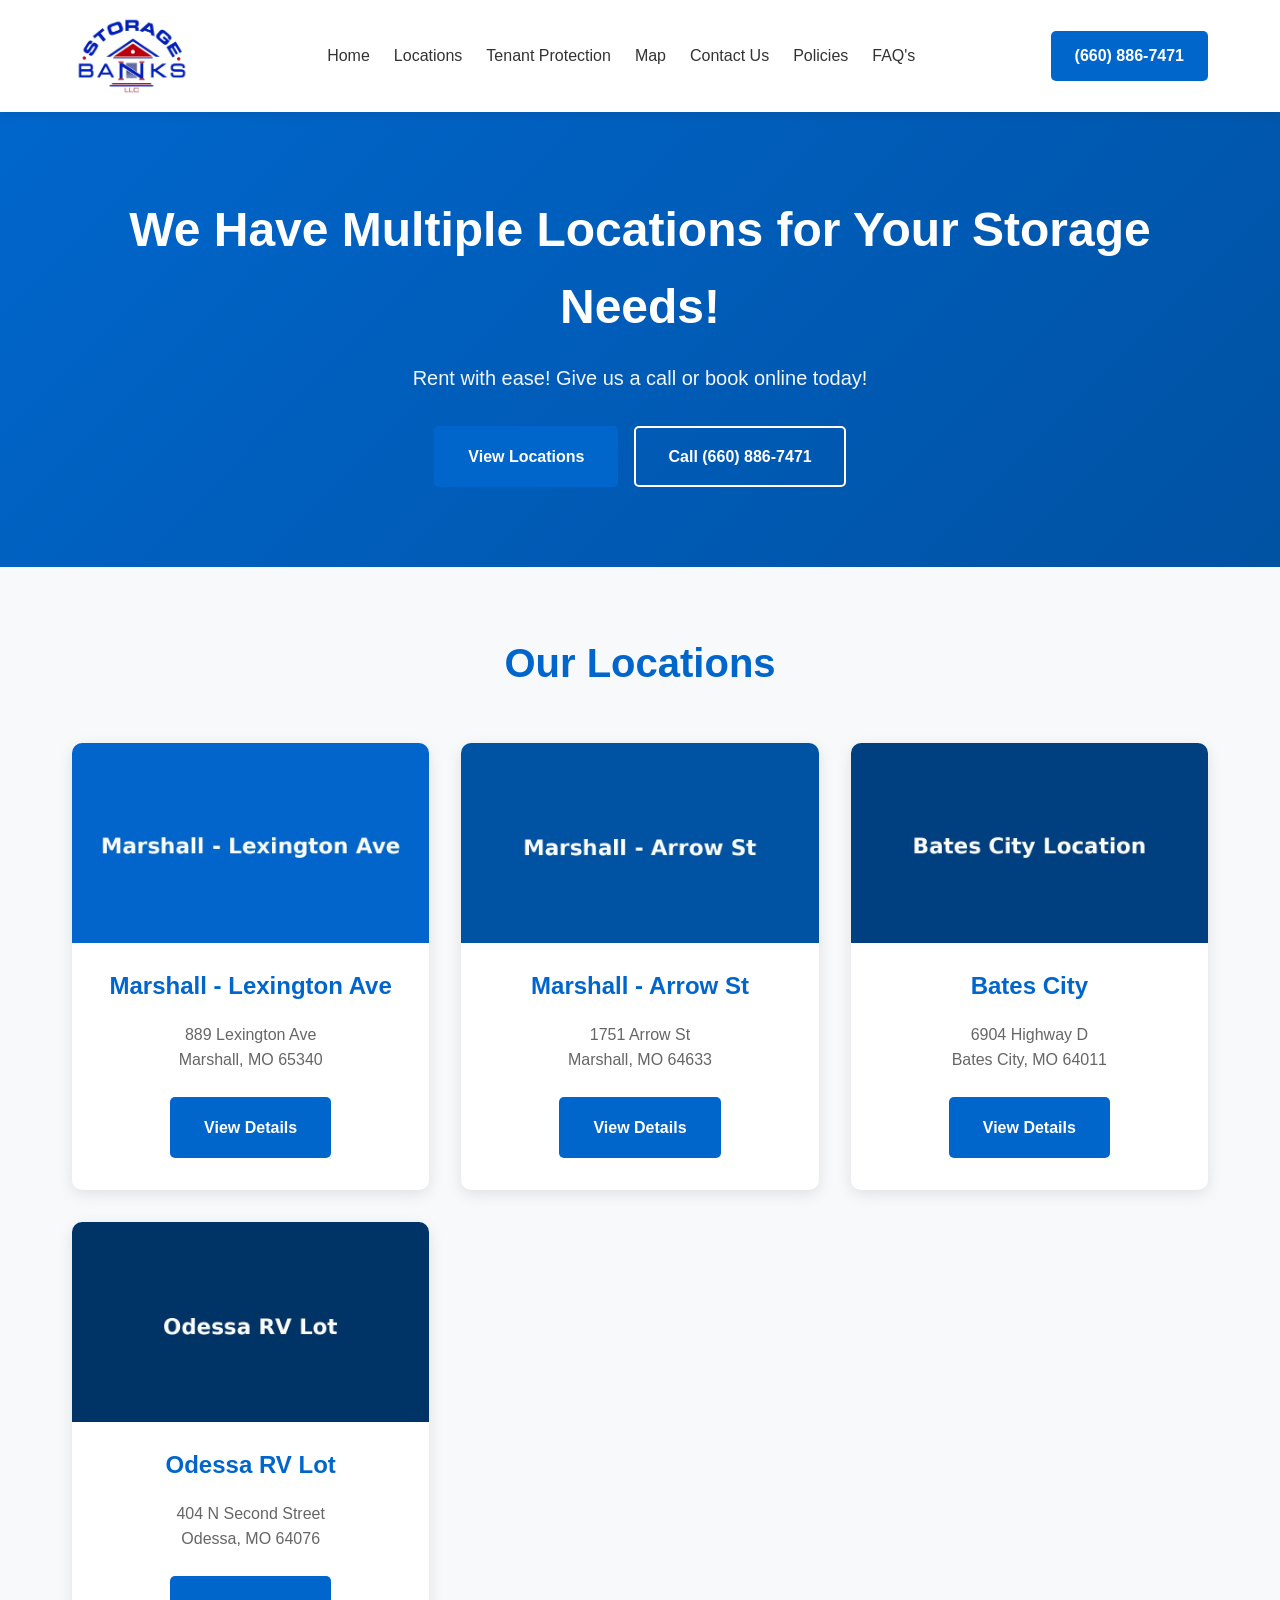
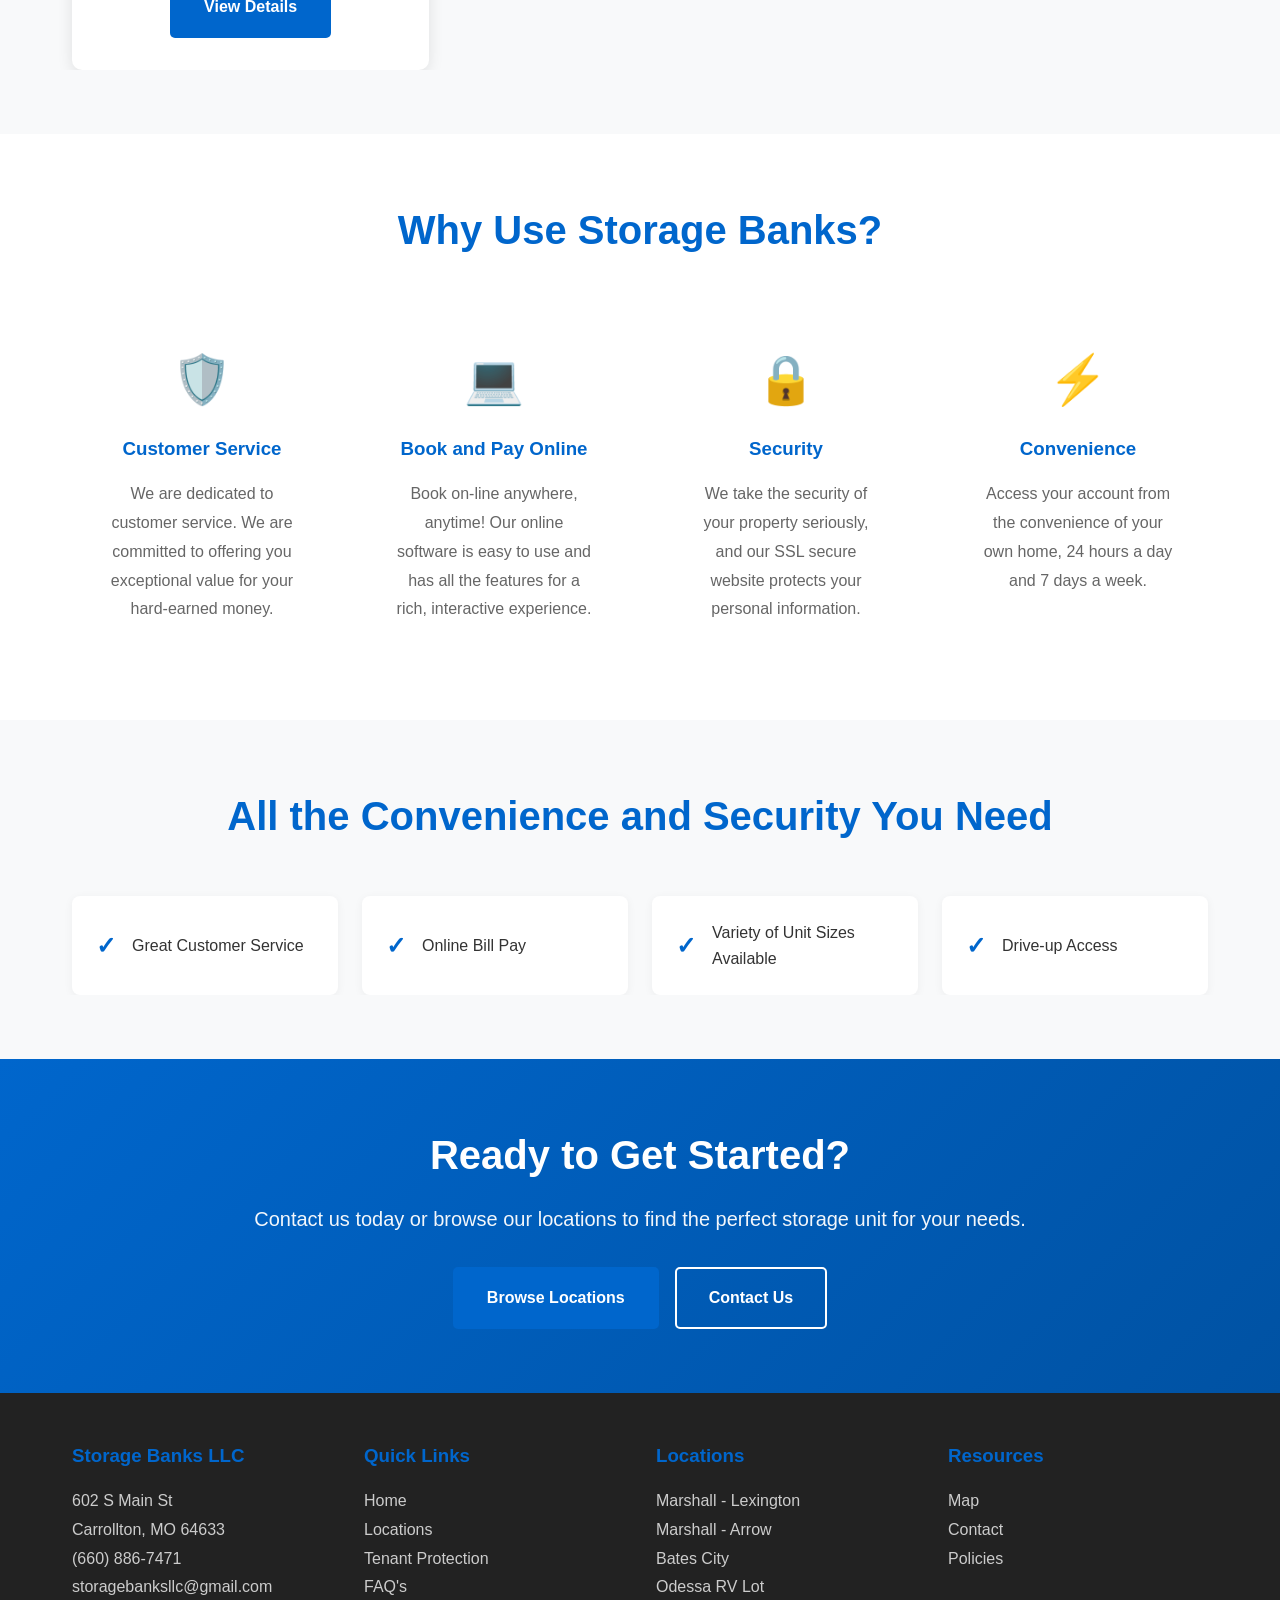
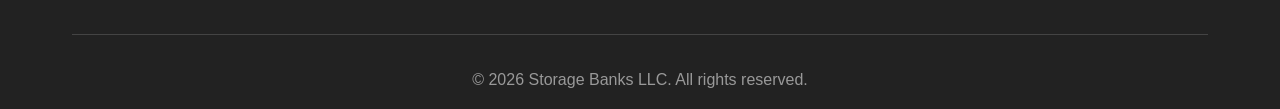
<file: index.html>
<!DOCTYPE html>
<html lang="en">
<head>
    <meta charset="UTF-8">
    <meta name="viewport" content="width=device-width, initial-scale=1.0, maximum-scale=5.0">
    <title>Storage Banks LLC - Self Storage in Missouri | Marshall, Bates City, Odessa</title>
    <meta name="description" content="Storage Banks offers secure, affordable self-storage units in Marshall, Bates City, and Odessa, MO. Book online 24/7 with drive-up access and flexible month-to-month rentals.">
    <link rel="stylesheet" href="css/style.css">
</head>
<body>
    <!-- Header -->
    <header class="header">
        <div class="container">
            <div class="header-content">
                <div class="logo">
                    <a href="index.html">
                        <img src="images/storage-banks-logo.png" alt="Storage Banks LLC" class="logo-img">
                    </a>
                </div>
                <button class="mobile-menu-btn" aria-label="Open menu">
                    <span></span>
                    <span></span>
                    <span></span>
                </button>
                <nav class="nav">
                    <a href="index.html">Home</a>
                    <a href="#locations">Locations</a>
                    <a href="tenant-protection.html">Tenant Protection</a>
                    <a href="map.html">Map</a>
                    <a href="contact.html">Contact Us</a>
                    <a href="policies.html">Policies</a>
                    <a href="faq.html">FAQ's</a>
                </nav>
                <a href="tel:6608867471" class="phone-btn">(660) 886-7471</a>
            </div>
        </div>
    </header>

    <!-- Mobile Menu -->
    <div class="mobile-menu">
        <button class="close-menu-btn" aria-label="Close menu">&times;</button>
        <nav>
            <a href="index.html">Home</a>
            <a href="#locations">Locations</a>
            <a href="tenant-protection.html">Tenant Protection</a>
            <a href="map.html">Map</a>
            <a href="contact.html">Contact Us</a>
            <a href="policies.html">Policies</a>
            <a href="faq.html">FAQ's</a>
            <a href="tel:6608867471" class="phone-link">(660) 886-7471</a>
        </nav>
    </div>

    <!-- Hero Section -->
    <section class="hero">
        <div class="container">
            <div class="hero-content">
                <h2>We Have Multiple Locations for Your Storage Needs!</h2>
                <p>Rent with ease! Give us a call or book online today!</p>
                <div class="hero-buttons">
                    <a href="#locations" class="btn btn-primary">View Locations</a>
                    <a href="tel:6608867471" class="btn btn-secondary">Call (660) 886-7471</a>
                </div>
            </div>
        </div>
    </section>

    <!-- Locations Grid -->
    <section id="locations" class="locations-section">
        <div class="container">
            <h2 class="section-title">Our Locations</h2>
            <div class="locations-grid">
                <div class="location-card">
                    <img src="images/marshall-lexington.jpg" alt="Marshall Lexington Location" class="location-img">
                    <h3>Marshall - Lexington Ave</h3>
                    <p class="address">889 Lexington Ave<br>Marshall, MO 65340</p>
                    <a href="locations/marshall-lexington.html" class="btn btn-primary">View Details</a>
                </div>
                <div class="location-card">
                    <img src="images/marshall-arrow.jpg" alt="Marshall Arrow Location" class="location-img">
                    <h3>Marshall - Arrow St</h3>
                    <p class="address">1751 Arrow St<br>Marshall, MO 64633</p>
                    <a href="locations/marshall-arrow.html" class="btn btn-primary">View Details</a>
                </div>
                <div class="location-card">
                    <img src="images/bates-city.jpg" alt="Bates City Location" class="location-img">
                    <h3>Bates City</h3>
                    <p class="address">6904 Highway D<br>Bates City, MO 64011</p>
                    <a href="locations/bates-city.html" class="btn btn-primary">View Details</a>
                </div>
                <div class="location-card">
                    <img src="images/odessa-rv.jpg" alt="Odessa RV Location" class="location-img">
                    <h3>Odessa RV Lot</h3>
                    <p class="address">404 N Second Street<br>Odessa, MO 64076</p>
                    <a href="locations/odessa-rv.html" class="btn btn-primary">View Details</a>
                </div>
            </div>
        </div>
    </section>

    <!-- Why Use Section -->
    <section class="why-use-section">
        <div class="container">
            <h2 class="section-title">Why Use Storage Banks?</h2>
            <div class="features-grid">
                <div class="feature-card">
                    <div class="feature-icon">🛡️</div>
                    <h3>Customer Service</h3>
                    <p>We are dedicated to customer service. We are committed to offering you exceptional value for your hard-earned money.</p>
                </div>
                <div class="feature-card">
                    <div class="feature-icon">💻</div>
                    <h3>Book and Pay Online</h3>
                    <p>Book on-line anywhere, anytime! Our online software is easy to use and has all the features for a rich, interactive experience.</p>
                </div>
                <div class="feature-card">
                    <div class="feature-icon">🔒</div>
                    <h3>Security</h3>
                    <p>We take the security of your property seriously, and our SSL secure website protects your personal information.</p>
                </div>
                <div class="feature-card">
                    <div class="feature-icon">⚡</div>
                    <h3>Convenience</h3>
                    <p>Access your account from the convenience of your own home, 24 hours a day and 7 days a week.</p>
                </div>
            </div>
        </div>
    </section>

    <!-- Benefits Section -->
    <section class="benefits-section">
        <div class="container">
            <h2 class="section-title">All the Convenience and Security You Need</h2>
            <div class="benefits-list">
                <div class="benefit-item">
                    <span class="benefit-icon">✓</span>
                    <span>Great Customer Service</span>
                </div>
                <div class="benefit-item">
                    <span class="benefit-icon">✓</span>
                    <span>Online Bill Pay</span>
                </div>
                <div class="benefit-item">
                    <span class="benefit-icon">✓</span>
                    <span>Variety of Unit Sizes Available</span>
                </div>
                <div class="benefit-item">
                    <span class="benefit-icon">✓</span>
                    <span>Drive-up Access</span>
                </div>
            </div>
        </div>
    </section>

    <!-- CTA Section -->
    <section class="cta-section">
        <div class="container">
            <h2>Ready to Get Started?</h2>
            <p>Contact us today or browse our locations to find the perfect storage unit for your needs.</p>
            <div class="cta-buttons">
                <a href="#locations" class="btn btn-primary">Browse Locations</a>
                <a href="contact.html" class="btn btn-secondary">Contact Us</a>
            </div>
        </div>
    </section>

    <!-- Footer -->
    <footer class="footer">
        <div class="container">
            <div class="footer-content">
                <div class="footer-col">
                    <h3>Storage Banks LLC</h3>
                    <p>602 S Main St<br>Carrollton, MO 64633</p>
                    <p><a href="tel:6608867471">(660) 886-7471</a></p>
                    <p><a href="mailto:storagebanksllc@gmail.com">storagebanksllc@gmail.com</a></p>
                </div>
                <div class="footer-col">
                    <h3>Quick Links</h3>
                    <ul>
                        <li><a href="index.html">Home</a></li>
                        <li><a href="#locations">Locations</a></li>
                        <li><a href="tenant-protection.html">Tenant Protection</a></li>
                        <li><a href="faq.html">FAQ's</a></li>
                    </ul>
                </div>
                <div class="footer-col">
                    <h3>Locations</h3>
                    <ul>
                        <li><a href="locations/marshall-lexington.html">Marshall - Lexington</a></li>
                        <li><a href="locations/marshall-arrow.html">Marshall - Arrow</a></li>
                        <li><a href="locations/bates-city.html">Bates City</a></li>
                        <li><a href="locations/odessa-rv.html">Odessa RV Lot</a></li>
                    </ul>
                </div>
                <div class="footer-col">
                    <h3>Resources</h3>
                    <ul>
                        <li><a href="map.html">Map</a></li>
                        <li><a href="contact.html">Contact</a></li>
                        <li><a href="policies.html">Policies</a></li>
                    </ul>
                </div>
            </div>
            <div class="footer-bottom">
                <p>&copy; 2026 Storage Banks LLC. All rights reserved.</p>
            </div>
        </div>
    </footer>

    <script src="js/main.js"></script>
</body>
</html>
</file>
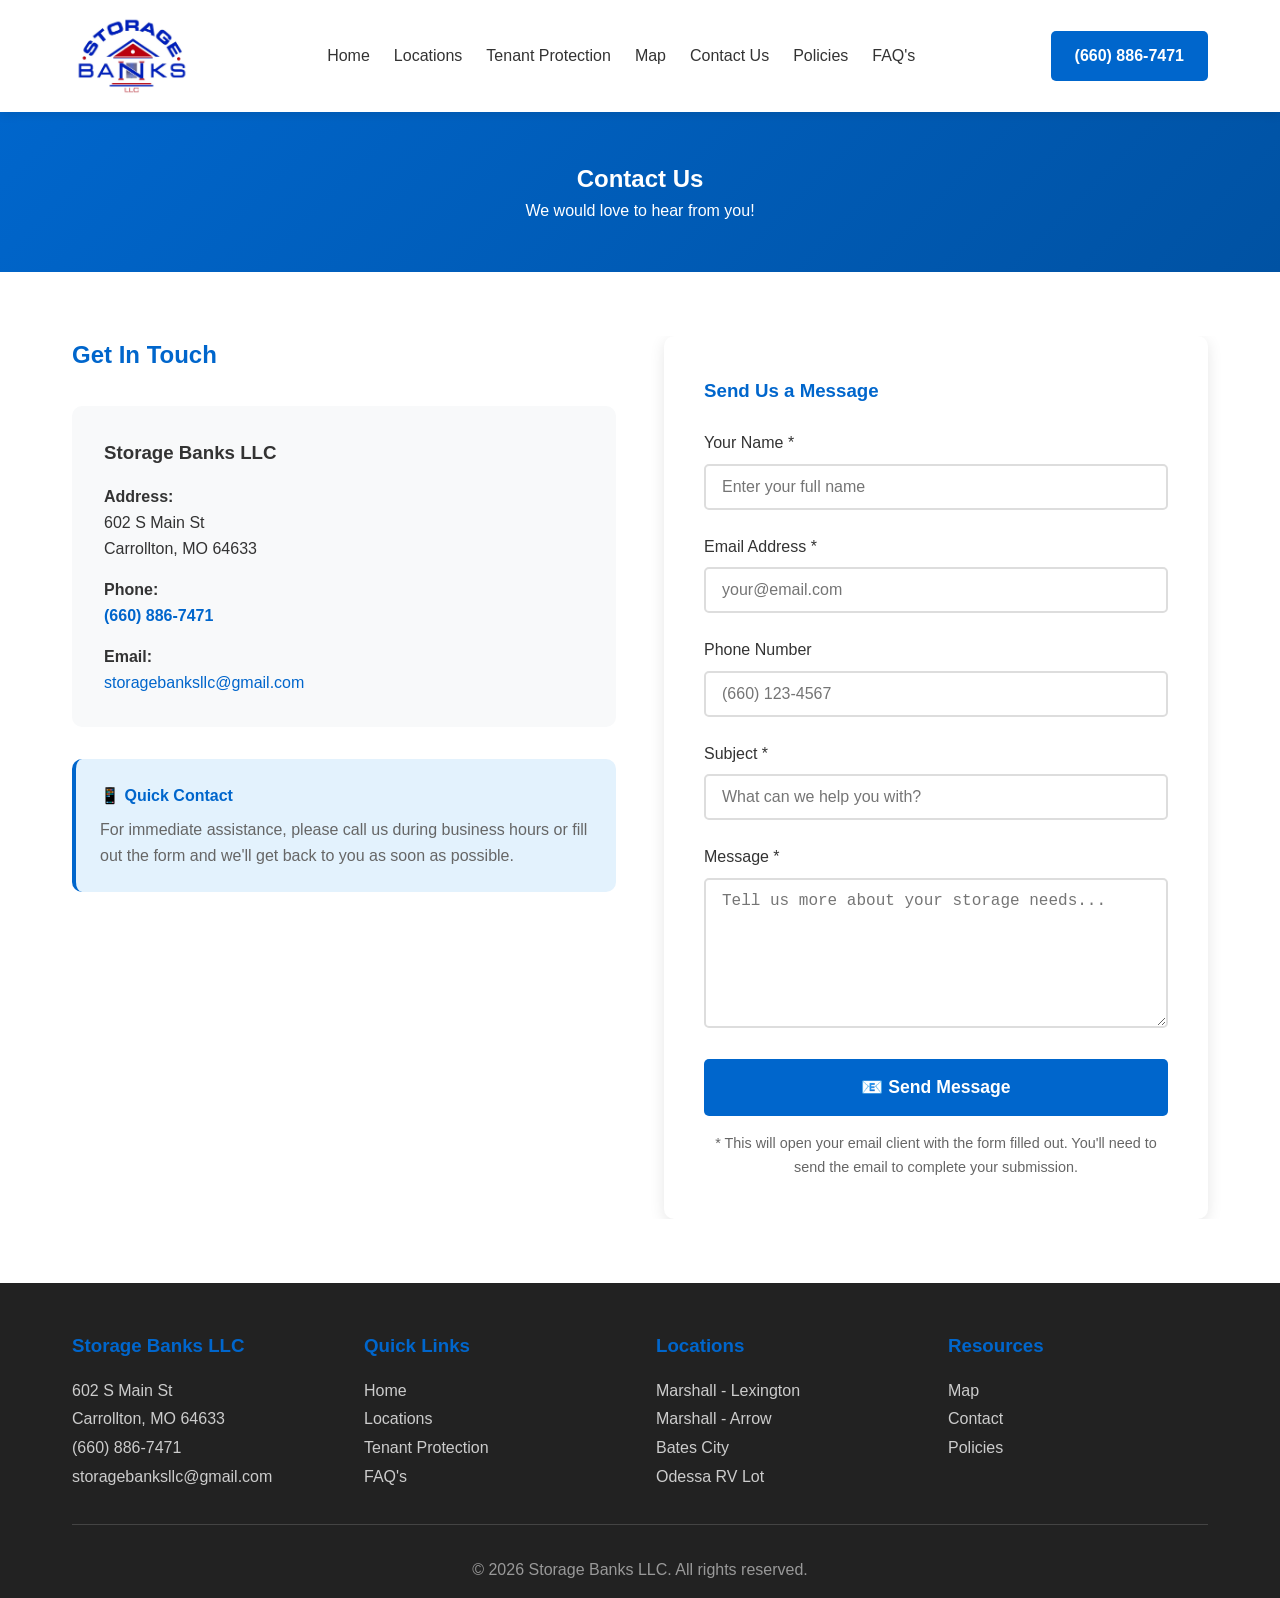
<file: contact.html>
<!DOCTYPE html>
<html lang="en">
<head>
    <meta charset="UTF-8">
    <meta name="viewport" content="width=device-width, initial-scale=1.0, maximum-scale=5.0">
    <title>Contact Us - Storage Banks LLC</title>
    <meta name="description" content="Contact Storage Banks LLC for your storage needs in Missouri. Call (660) 886-7471 or fill out our contact form.">
    <link rel="stylesheet" href="css/style.css">
</head>
<body>
    <!-- Header -->
    <header class="header">
        <div class="container">
            <div class="header-content">
                <div class="logo">
                    <a href="index.html">
                        <img src="images/storage-banks-logo.png" alt="Storage Banks LLC" class="logo-img">
                    </a>
                </div>
                <button class="mobile-menu-btn" aria-label="Open menu">
                    <span></span>
                    <span></span>
                    <span></span>
                </button>
                <nav class="nav">
                    <a href="index.html">Home</a>
                    <a href="index.html#locations">Locations</a>
                    <a href="tenant-protection.html">Tenant Protection</a>
                    <a href="map.html">Map</a>
                    <a href="contact.html">Contact Us</a>
                    <a href="policies.html">Policies</a>
                    <a href="faq.html">FAQ's</a>
                </nav>
                <a href="tel:6608867471" class="phone-btn">(660) 886-7471</a>
            </div>
        </div>
    </header>

    <!-- Mobile Menu -->
    <div class="mobile-menu">
        <button class="close-menu-btn" aria-label="Close menu">&times;</button>
        <nav>
            <a href="index.html">Home</a>
            <a href="index.html#locations">Locations</a>
            <a href="tenant-protection.html">Tenant Protection</a>
            <a href="map.html">Map</a>
            <a href="contact.html">Contact Us</a>
            <a href="policies.html">Policies</a>
            <a href="faq.html">FAQ's</a>
            <a href="tel:6608867471" class="phone-link">(660) 886-7471</a>
        </nav>
    </div>

    <!-- Page Header -->
    <section class="hero" style="padding: 3rem 0;">
        <div class="container">
            <h1>Contact Us</h1>
            <p>We would love to hear from you!</p>
        </div>
    </section>

    <!-- Contact Section -->
    <section style="padding: 4rem 0;">
        <div class="container">
            <div style="display: grid; grid-template-columns: 1fr 1fr; gap: 3rem; align-items: start;">
                <!-- Contact Info -->
                <div>
                    <h2 style="color: #0066cc; margin-bottom: 2rem;">Get In Touch</h2>
                    <div style="background: #f8f9fa; padding: 2rem; border-radius: 10px; margin-bottom: 2rem;">
                        <h3 style="color: #333; margin-bottom: 1rem;">Storage Banks LLC</h3>
                        <p style="margin-bottom: 1rem;">
                            <strong>Address:</strong><br>
                            602 S Main St<br>
                            Carrollton, MO 64633
                        </p>
                        <p style="margin-bottom: 1rem;">
                            <strong>Phone:</strong><br>
                            <a href="tel:6608867471" style="color: #0066cc; text-decoration: none; font-weight: 600;">(660) 886-7471</a>
                        </p>
                        <p>
                            <strong>Email:</strong><br>
                            <a href="mailto:storagebanksllc@gmail.com" style="color: #0066cc; text-decoration: none;">storagebanksllc@gmail.com</a>
                        </p>
                    </div>

                    <div style="background: #e3f2fd; padding: 1.5rem; border-radius: 10px; border-left: 4px solid #0066cc;">
                        <h4 style="color: #0066cc; margin-bottom: 0.5rem;">📱 Quick Contact</h4>
                        <p style="color: #666;">For immediate assistance, please call us during business hours or fill out the form and we'll get back to you as soon as possible.</p>
                    </div>
                </div>

                <!-- Contact Form -->
                <div>
                    <div style="background: #fff; padding: 2.5rem; border-radius: 10px; box-shadow: 0 4px 15px rgba(0,0,0,0.1);">
                        <h3 style="color: #0066cc; margin-bottom: 1.5rem;">Send Us a Message</h3>
                        <form id="contactForm">
                            <div class="form-group">
                                <label for="name" class="form-label">Your Name *</label>
                                <input type="text" id="name" name="name" class="form-control" required placeholder="Enter your full name">
                            </div>

                            <div class="form-group">
                                <label for="email" class="form-label">Email Address *</label>
                                <input type="email" id="email" name="email" class="form-control" required placeholder="your@email.com">
                            </div>

                            <div class="form-group">
                                <label for="phone" class="form-label">Phone Number</label>
                                <input type="tel" id="phone" name="phone" class="form-control" placeholder="(660) 123-4567">
                            </div>

                            <div class="form-group">
                                <label for="subject" class="form-label">Subject *</label>
                                <input type="text" id="subject" name="subject" class="form-control" required placeholder="What can we help you with?">
                            </div>

                            <div class="form-group">
                                <label for="message" class="form-label">Message *</label>
                                <textarea id="message" name="message" class="form-control" required placeholder="Tell us more about your storage needs..."></textarea>
                            </div>

                            <button type="submit" class="btn btn-primary" style="width: 100%; font-size: 1.1rem;">
                                📧 Send Message
                            </button>

                            <p style="margin-top: 1rem; font-size: 0.9rem; color: #666; text-align: center;">
                                * This will open your email client with the form filled out. You'll need to send the email to complete your submission.
                            </p>
                        </form>
                    </div>
                </div>
            </div>
        </div>
    </section>

    <!-- Footer -->
    <footer class="footer">
        <div class="container">
            <div class="footer-content">
                <div class="footer-col">
                    <h3>Storage Banks LLC</h3>
                    <p>602 S Main St<br>Carrollton, MO 64633</p>
                    <p><a href="tel:6608867471">(660) 886-7471</a></p>
                    <p><a href="mailto:storagebanksllc@gmail.com">storagebanksllc@gmail.com</a></p>
                </div>
                <div class="footer-col">
                    <h3>Quick Links</h3>
                    <ul>
                        <li><a href="index.html">Home</a></li>
                        <li><a href="index.html#locations">Locations</a></li>
                        <li><a href="tenant-protection.html">Tenant Protection</a></li>
                        <li><a href="faq.html">FAQ's</a></li>
                    </ul>
                </div>
                <div class="footer-col">
                    <h3>Locations</h3>
                    <ul>
                        <li><a href="locations/marshall-lexington.html">Marshall - Lexington</a></li>
                        <li><a href="locations/marshall-arrow.html">Marshall - Arrow</a></li>
                        <li><a href="locations/bates-city.html">Bates City</a></li>
                        <li><a href="locations/odessa-rv.html">Odessa RV Lot</a></li>
                    </ul>
                </div>
                <div class="footer-col">
                    <h3>Resources</h3>
                    <ul>
                        <li><a href="map.html">Map</a></li>
                        <li><a href="contact.html">Contact</a></li>
                        <li><a href="policies.html">Policies</a></li>
                    </ul>
                </div>
            </div>
            <div class="footer-bottom">
                <p>&copy; 2026 Storage Banks LLC. All rights reserved.</p>
            </div>
        </div>
    </footer>

    <script src="js/main.js"></script>
    <style>
        @media (max-width: 768px) {
            section > .container > div[style*="grid-template-columns: 1fr 1fr"] {
                grid-template-columns: 1fr !important;
            }
        }
    </style>
</body>
</html>
</file>
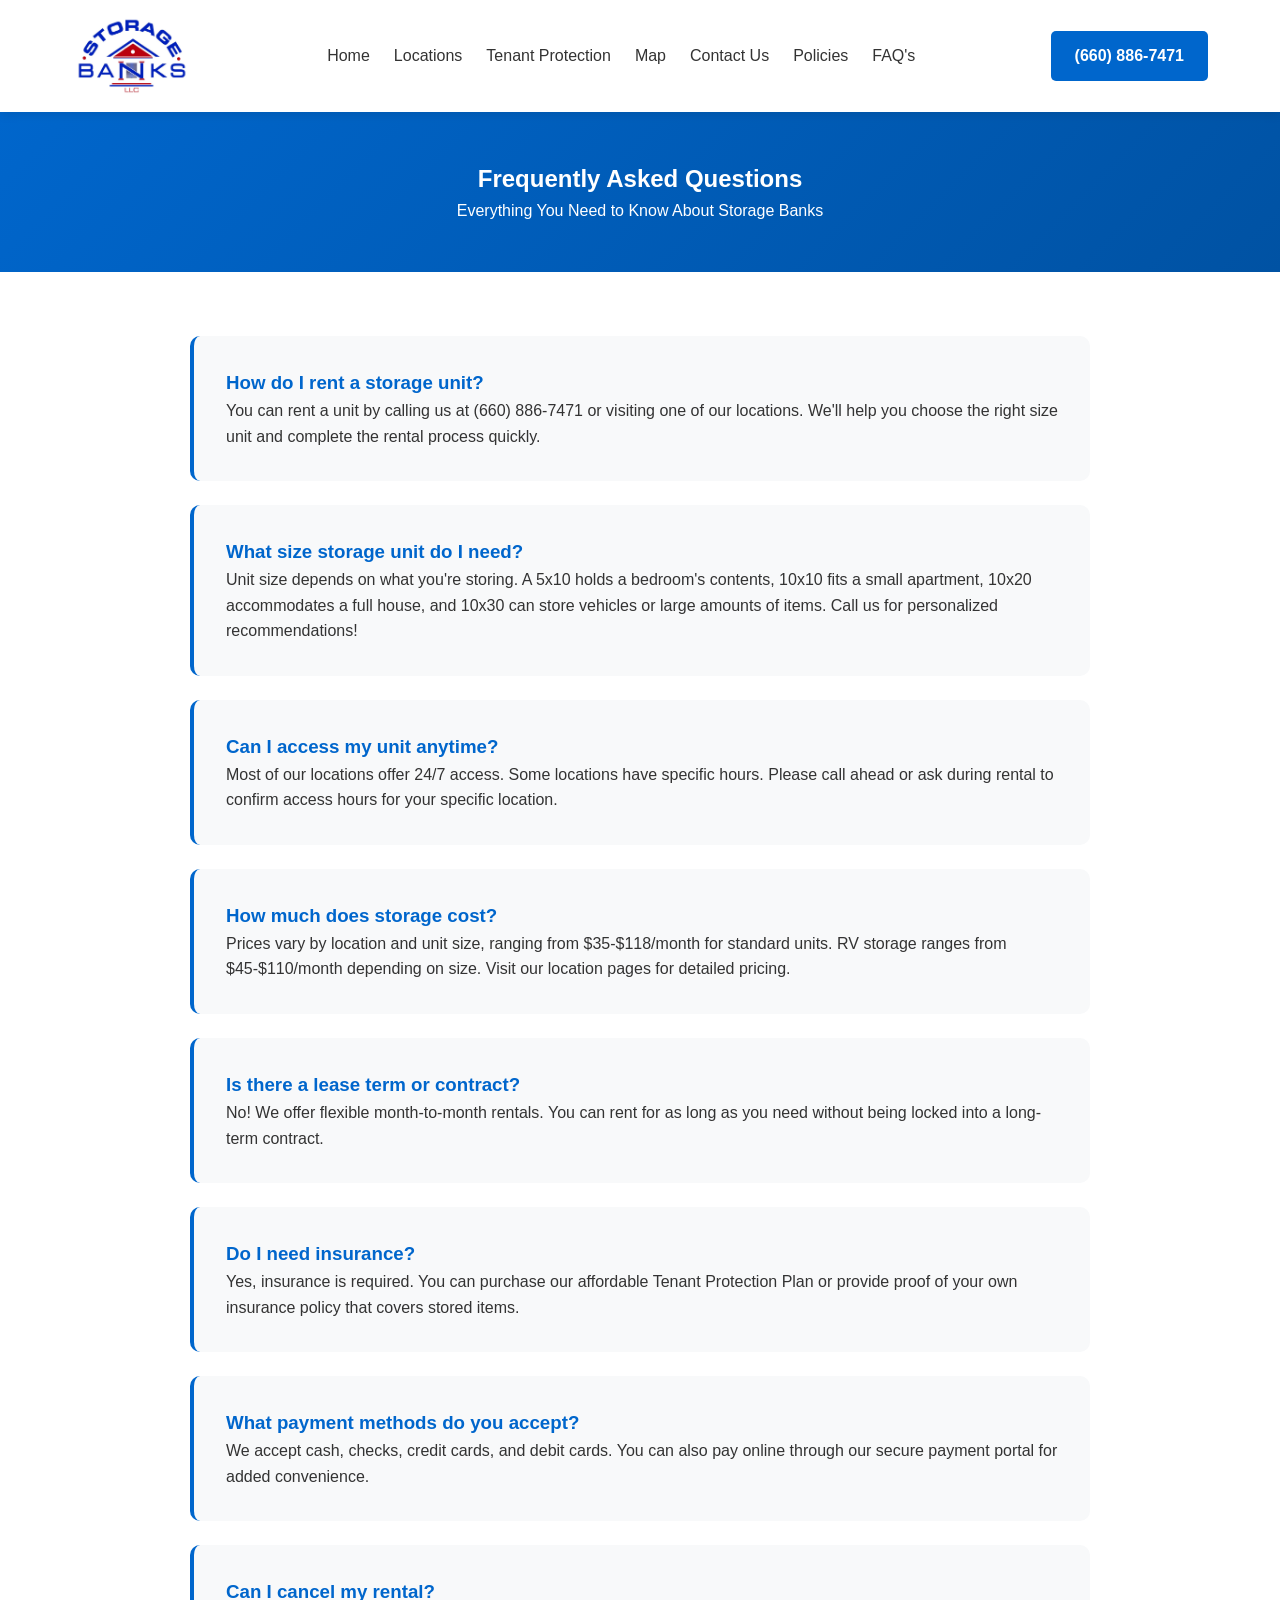
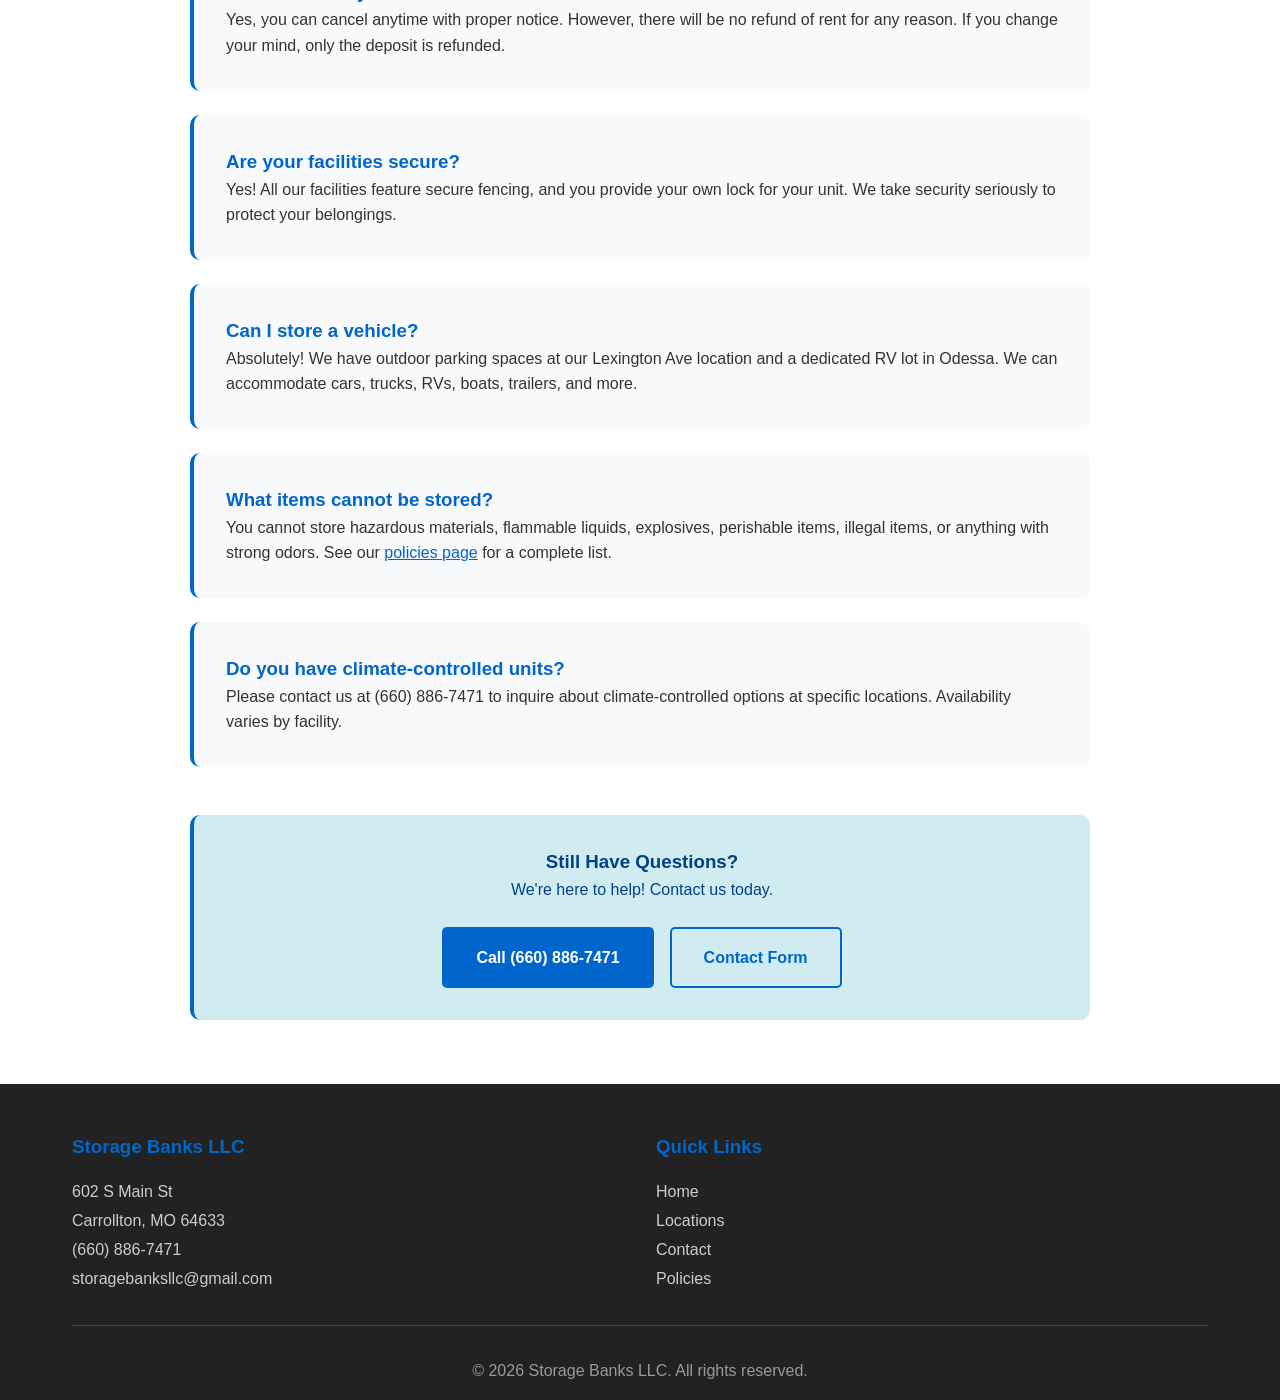
<file: faq.html>
<!DOCTYPE html>
<html lang="en">
<head>
    <meta charset="UTF-8">
    <meta name="viewport" content="width=device-width, initial-scale=1.0, maximum-scale=5.0">
    <title>Frequently Asked Questions | Storage Banks LLC</title>
    <meta name="description" content="Find answers to common questions about Storage Banks LLC self-storage facilities in Missouri.">
    <link rel="stylesheet" href="css/style.css">
</head>
<body>
    <header class="header">
        <div class="container">
            <div class="header-content">
                <div class="logo">
                    <a href="index.html">
                        <img src="images/storage-banks-logo.png" alt="Storage Banks LLC" class="logo-img">
                    </a>
                </div>
                <button class="mobile-menu-btn" aria-label="Open menu">
                    <span></span><span></span><span></span>
                </button>
                <nav class="nav">
                    <a href="index.html">Home</a>
                    <a href="index.html#locations">Locations</a>
                    <a href="tenant-protection.html">Tenant Protection</a>
                    <a href="map.html">Map</a>
                    <a href="contact.html">Contact Us</a>
                    <a href="policies.html">Policies</a>
                    <a href="faq.html">FAQ's</a>
                </nav>
                <a href="tel:6608867471" class="phone-btn">(660) 886-7471</a>
            </div>
        </div>
    </header>

    <div class="mobile-menu">
        <button class="close-menu-btn" aria-label="Close menu">&times;</button>
        <nav>
            <a href="index.html">Home</a>
            <a href="index.html#locations">Locations</a>
            <a href="tenant-protection.html">Tenant Protection</a>
            <a href="map.html">Map</a>
            <a href="contact.html">Contact Us</a>
            <a href="policies.html">Policies</a>
            <a href="faq.html">FAQ's</a>
            <a href="tel:6608867471" class="phone-link">(660) 886-7471</a>
        </nav>
    </div>

    <section class="hero" style="padding: 3rem 0;">
        <div class="container">
            <h1>Frequently Asked Questions</h1>
            <p>Everything You Need to Know About Storage Banks</p>
        </div>
    </section>

    <section style="padding: 4rem 0; background: #fff;">
        <div class="container">
            <div style="max-width: 900px; margin: 0 auto;">
                
                <div class="faq-item" style="background: #f8f9fa; padding: 2rem; border-radius: 10px; margin-bottom: 1.5rem; border-left: 4px solid #0066cc;">
                    <h3 style="color: #0066cc; margin-top: 0;">How do I rent a storage unit?</h3>
                    <p style="color: #333; margin: 0;">You can rent a unit by calling us at (660) 886-7471 or visiting one of our locations. We'll help you choose the right size unit and complete the rental process quickly.</p>
                </div>

                <div class="faq-item" style="background: #f8f9fa; padding: 2rem; border-radius: 10px; margin-bottom: 1.5rem; border-left: 4px solid #0066cc;">
                    <h3 style="color: #0066cc; margin-top: 0;">What size storage unit do I need?</h3>
                    <p style="color: #333; margin: 0;">Unit size depends on what you're storing. A 5x10 holds a bedroom's contents, 10x10 fits a small apartment, 10x20 accommodates a full house, and 10x30 can store vehicles or large amounts of items. Call us for personalized recommendations!</p>
                </div>

                <div class="faq-item" style="background: #f8f9fa; padding: 2rem; border-radius: 10px; margin-bottom: 1.5rem; border-left: 4px solid #0066cc;">
                    <h3 style="color: #0066cc; margin-top: 0;">Can I access my unit anytime?</h3>
                    <p style="color: #333; margin: 0;">Most of our locations offer 24/7 access. Some locations have specific hours. Please call ahead or ask during rental to confirm access hours for your specific location.</p>
                </div>

                <div class="faq-item" style="background: #f8f9fa; padding: 2rem; border-radius: 10px; margin-bottom: 1.5rem; border-left: 4px solid #0066cc;">
                    <h3 style="color: #0066cc; margin-top: 0;">How much does storage cost?</h3>
                    <p style="color: #333; margin: 0;">Prices vary by location and unit size, ranging from $35-$118/month for standard units. RV storage ranges from $45-$110/month depending on size. Visit our location pages for detailed pricing.</p>
                </div>

                <div class="faq-item" style="background: #f8f9fa; padding: 2rem; border-radius: 10px; margin-bottom: 1.5rem; border-left: 4px solid #0066cc;">
                    <h3 style="color: #0066cc; margin-top: 0;">Is there a lease term or contract?</h3>
                    <p style="color: #333; margin: 0;">No! We offer flexible month-to-month rentals. You can rent for as long as you need without being locked into a long-term contract.</p>
                </div>

                <div class="faq-item" style="background: #f8f9fa; padding: 2rem; border-radius: 10px; margin-bottom: 1.5rem; border-left: 4px solid #0066cc;">
                    <h3 style="color: #0066cc; margin-top: 0;">Do I need insurance?</h3>
                    <p style="color: #333; margin: 0;">Yes, insurance is required. You can purchase our affordable Tenant Protection Plan or provide proof of your own insurance policy that covers stored items.</p>
                </div>

                <div class="faq-item" style="background: #f8f9fa; padding: 2rem; border-radius: 10px; margin-bottom: 1.5rem; border-left: 4px solid #0066cc;">
                    <h3 style="color: #0066cc; margin-top: 0;">What payment methods do you accept?</h3>
                    <p style="color: #333; margin: 0;">We accept cash, checks, credit cards, and debit cards. You can also pay online through our secure payment portal for added convenience.</p>
                </div>

                <div class="faq-item" style="background: #f8f9fa; padding: 2rem; border-radius: 10px; margin-bottom: 1.5rem; border-left: 4px solid #0066cc;">
                    <h3 style="color: #0066cc; margin-top: 0;">Can I cancel my rental?</h3>
                    <p style="color: #333; margin: 0;">Yes, you can cancel anytime with proper notice. However, there will be no refund of rent for any reason. If you change your mind, only the deposit is refunded.</p>
                </div>

                <div class="faq-item" style="background: #f8f9fa; padding: 2rem; border-radius: 10px; margin-bottom: 1.5rem; border-left: 4px solid #0066cc;">
                    <h3 style="color: #0066cc; margin-top: 0;">Are your facilities secure?</h3>
                    <p style="color: #333; margin: 0;">Yes! All our facilities feature secure fencing, and you provide your own lock for your unit. We take security seriously to protect your belongings.</p>
                </div>

                <div class="faq-item" style="background: #f8f9fa; padding: 2rem; border-radius: 10px; margin-bottom: 1.5rem; border-left: 4px solid #0066cc;">
                    <h3 style="color: #0066cc; margin-top: 0;">Can I store a vehicle?</h3>
                    <p style="color: #333; margin: 0;">Absolutely! We have outdoor parking spaces at our Lexington Ave location and a dedicated RV lot in Odessa. We can accommodate cars, trucks, RVs, boats, trailers, and more.</p>
                </div>

                <div class="faq-item" style="background: #f8f9fa; padding: 2rem; border-radius: 10px; margin-bottom: 1.5rem; border-left: 4px solid #0066cc;">
                    <h3 style="color: #0066cc; margin-top: 0;">What items cannot be stored?</h3>
                    <p style="color: #333; margin: 0;">You cannot store hazardous materials, flammable liquids, explosives, perishable items, illegal items, or anything with strong odors. See our <a href="policies.html" style="color: #0066cc; text-decoration: underline;">policies page</a> for a complete list.</p>
                </div>

                <div class="faq-item" style="background: #f8f9fa; padding: 2rem; border-radius: 10px; margin-bottom: 1.5rem; border-left: 4px solid #0066cc;">
                    <h3 style="color: #0066cc; margin-top: 0;">Do you have climate-controlled units?</h3>
                    <p style="color: #333; margin: 0;">Please contact us at (660) 886-7471 to inquire about climate-controlled options at specific locations. Availability varies by facility.</p>
                </div>

                <div style="background: #d1ecf1; border-left: 4px solid #0066cc; padding: 2rem; margin-top: 3rem; border-radius: 10px; text-align: center;">
                    <h3 style="color: #004085; margin-top: 0;">Still Have Questions?</h3>
                    <p style="color: #004085; margin-bottom: 1.5rem;">We're here to help! Contact us today.</p>
                    <div style="display: flex; gap: 1rem; justify-content: center; flex-wrap: wrap;">
                        <a href="tel:6608867471" class="btn btn-primary">Call (660) 886-7471</a>
                        <a href="contact.html" class="btn btn-secondary" style="border-color: #0066cc; color: #0066cc;">Contact Form</a>
                    </div>
                </div>
            </div>
        </div>
    </section>

    <footer class="footer">
        <div class="container">
            <div class="footer-content">
                <div class="footer-col">
                    <h3>Storage Banks LLC</h3>
                    <p>602 S Main St<br>Carrollton, MO 64633</p>
                    <p><a href="tel:6608867471">(660) 886-7471</a></p>
                    <p><a href="mailto:storagebanksllc@gmail.com">storagebanksllc@gmail.com</a></p>
                </div>
                <div class="footer-col">
                    <h3>Quick Links</h3>
                    <ul>
                        <li><a href="index.html">Home</a></li>
                        <li><a href="index.html#locations">Locations</a></li>
                        <li><a href="contact.html">Contact</a></li>
                        <li><a href="policies.html">Policies</a></li>
                    </ul>
                </div>
            </div>
            <div class="footer-bottom">
                <p>&copy; 2026 Storage Banks LLC. All rights reserved.</p>
            </div>
        </div>
    </footer>

    <script src="js/main.js"></script>
</body>
</html>
</file>
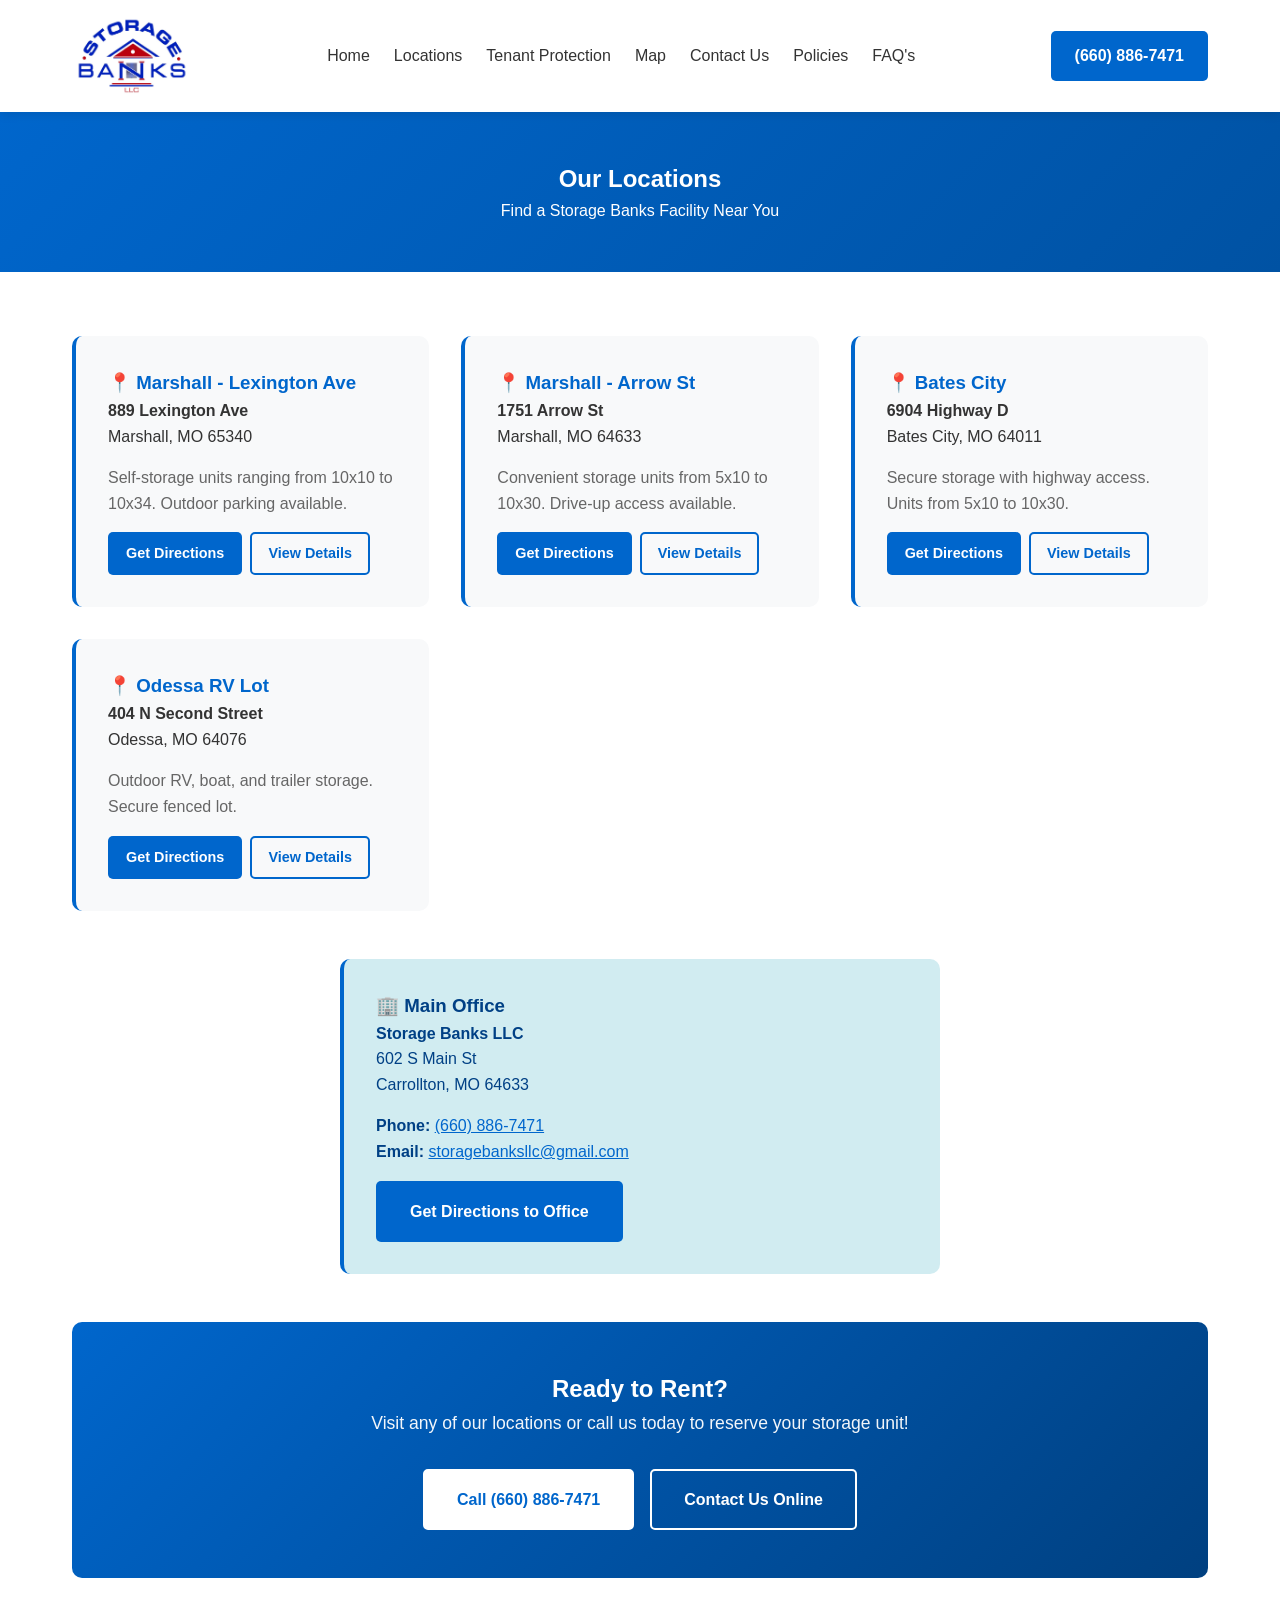
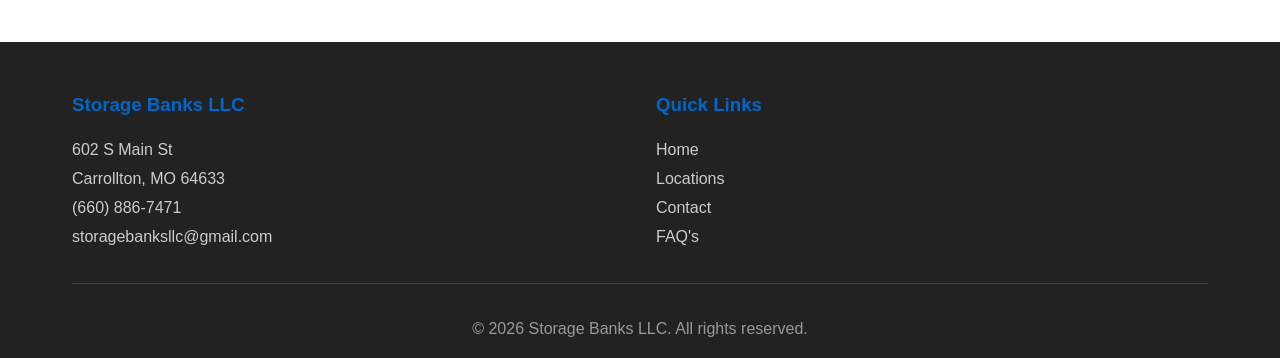
<file: map.html>
<!DOCTYPE html>
<html lang="en">
<head>
    <meta charset="UTF-8">
    <meta name="viewport" content="width=device-width, initial-scale=1.0, maximum-scale=5.0">
    <title>Location Map | Storage Banks LLC</title>
    <meta name="description" content="Find Storage Banks LLC locations in Marshall, Bates City, and Odessa, Missouri. Get directions to our storage facilities.">
    <link rel="stylesheet" href="css/style.css">
</head>
<body>
    <header class="header">
        <div class="container">
            <div class="header-content">
                <div class="logo">
                    <a href="index.html">
                        <img src="images/storage-banks-logo.png" alt="Storage Banks LLC" class="logo-img">
                    </a>
                </div>
                <button class="mobile-menu-btn" aria-label="Open menu">
                    <span></span><span></span><span></span>
                </button>
                <nav class="nav">
                    <a href="index.html">Home</a>
                    <a href="index.html#locations">Locations</a>
                    <a href="tenant-protection.html">Tenant Protection</a>
                    <a href="map.html">Map</a>
                    <a href="contact.html">Contact Us</a>
                    <a href="policies.html">Policies</a>
                    <a href="faq.html">FAQ's</a>
                </nav>
                <a href="tel:6608867471" class="phone-btn">(660) 886-7471</a>
            </div>
        </div>
    </header>

    <div class="mobile-menu">
        <button class="close-menu-btn" aria-label="Close menu">&times;</button>
        <nav>
            <a href="index.html">Home</a>
            <a href="index.html#locations">Locations</a>
            <a href="tenant-protection.html">Tenant Protection</a>
            <a href="map.html">Map</a>
            <a href="contact.html">Contact Us</a>
            <a href="policies.html">Policies</a>
            <a href="faq.html">FAQ's</a>
            <a href="tel:6608867471" class="phone-link">(660) 886-7471</a>
        </nav>
    </div>

    <section class="hero" style="padding: 3rem 0;">
        <div class="container">
            <h1>Our Locations</h1>
            <p>Find a Storage Banks Facility Near You</p>
        </div>
    </section>

    <section style="padding: 4rem 0; background: #fff;">
        <div class="container">
            <div style="display: grid; grid-template-columns: repeat(auto-fit, minmax(300px, 1fr)); gap: 2rem; margin-bottom: 3rem;">
                
                <!-- Marshall - Lexington Ave -->
                <div style="background: #f8f9fa; padding: 2rem; border-radius: 10px; border-left: 4px solid #0066cc;">
                    <h3 style="color: #0066cc; margin-top: 0;">📍 Marshall - Lexington Ave</h3>
                    <p style="color: #333; margin-bottom: 1rem;">
                        <strong>889 Lexington Ave</strong><br>
                        Marshall, MO 65340
                    </p>
                    <p style="color: #666; margin-bottom: 1rem;">
                        Self-storage units ranging from 10x10 to 10x34. Outdoor parking available.
                    </p>
                    <div style="display: flex; gap: 0.5rem; flex-wrap: wrap;">
                        <a href="https://www.google.com/maps/search/?api=1&query=889+Lexington+Ave+Marshall+MO+65340" target="_blank" rel="noopener" class="btn btn-primary" style="font-size: 0.9rem; padding: 0.5rem 1rem;">Get Directions</a>
                        <a href="locations/marshall-lexington.html" class="btn btn-secondary" style="font-size: 0.9rem; padding: 0.5rem 1rem; border-color: #0066cc; color: #0066cc;">View Details</a>
                    </div>
                </div>

                <!-- Marshall - Arrow St -->
                <div style="background: #f8f9fa; padding: 2rem; border-radius: 10px; border-left: 4px solid #0066cc;">
                    <h3 style="color: #0066cc; margin-top: 0;">📍 Marshall - Arrow St</h3>
                    <p style="color: #333; margin-bottom: 1rem;">
                        <strong>1751 Arrow St</strong><br>
                        Marshall, MO 64633
                    </p>
                    <p style="color: #666; margin-bottom: 1rem;">
                        Convenient storage units from 5x10 to 10x30. Drive-up access available.
                    </p>
                    <div style="display: flex; gap: 0.5rem; flex-wrap: wrap;">
                        <a href="https://www.google.com/maps/search/?api=1&query=1751+Arrow+St+Marshall+MO+64633" target="_blank" rel="noopener" class="btn btn-primary" style="font-size: 0.9rem; padding: 0.5rem 1rem;">Get Directions</a>
                        <a href="locations/marshall-arrow.html" class="btn btn-secondary" style="font-size: 0.9rem; padding: 0.5rem 1rem; border-color: #0066cc; color: #0066cc;">View Details</a>
                    </div>
                </div>

                <!-- Bates City -->
                <div style="background: #f8f9fa; padding: 2rem; border-radius: 10px; border-left: 4px solid #0066cc;">
                    <h3 style="color: #0066cc; margin-top: 0;">📍 Bates City</h3>
                    <p style="color: #333; margin-bottom: 1rem;">
                        <strong>6904 Highway D</strong><br>
                        Bates City, MO 64011
                    </p>
                    <p style="color: #666; margin-bottom: 1rem;">
                        Secure storage with highway access. Units from 5x10 to 10x30.
                    </p>
                    <div style="display: flex; gap: 0.5rem; flex-wrap: wrap;">
                        <a href="https://www.google.com/maps/search/?api=1&query=6904+Highway+D+Bates+City+MO+64011" target="_blank" rel="noopener" class="btn btn-primary" style="font-size: 0.9rem; padding: 0.5rem 1rem;">Get Directions</a>
                        <a href="locations/bates-city.html" class="btn btn-secondary" style="font-size: 0.9rem; padding: 0.5rem 1rem; border-color: #0066cc; color: #0066cc;">View Details</a>
                    </div>
                </div>

                <!-- Odessa RV Lot -->
                <div style="background: #f8f9fa; padding: 2rem; border-radius: 10px; border-left: 4px solid #0066cc;">
                    <h3 style="color: #0066cc; margin-top: 0;">📍 Odessa RV Lot</h3>
                    <p style="color: #333; margin-bottom: 1rem;">
                        <strong>404 N Second Street</strong><br>
                        Odessa, MO 64076
                    </p>
                    <p style="color: #666; margin-bottom: 1rem;">
                        Outdoor RV, boat, and trailer storage. Secure fenced lot.
                    </p>
                    <div style="display: flex; gap: 0.5rem; flex-wrap: wrap;">
                        <a href="https://www.google.com/maps/search/?api=1&query=404+N+Second+Street+Odessa+MO+64076" target="_blank" rel="noopener" class="btn btn-primary" style="font-size: 0.9rem; padding: 0.5rem 1rem;">Get Directions</a>
                        <a href="locations/odessa-rv.html" class="btn btn-secondary" style="font-size: 0.9rem; padding: 0.5rem 1rem; border-color: #0066cc; color: #0066cc;">View Details</a>
                    </div>
                </div>
            </div>

            <!-- Main Office -->
            <div style="background: #d1ecf1; border-left: 4px solid #0066cc; padding: 2rem; border-radius: 10px; max-width: 600px; margin: 0 auto;">
                <h3 style="color: #004085; margin-top: 0;">🏢 Main Office</h3>
                <p style="color: #004085; margin-bottom: 1rem;">
                    <strong>Storage Banks LLC</strong><br>
                    602 S Main St<br>
                    Carrollton, MO 64633
                </p>
                <p style="color: #004085; margin-bottom: 1rem;">
                    <strong>Phone:</strong> <a href="tel:6608867471" style="color: #0066cc; text-decoration: underline;">(660) 886-7471</a><br>
                    <strong>Email:</strong> <a href="mailto:storagebanksllc@gmail.com" style="color: #0066cc; text-decoration: underline;">storagebanksllc@gmail.com</a>
                </p>
                <a href="https://www.google.com/maps/search/?api=1&query=602+S+Main+St+Carrollton+MO+64633" target="_blank" rel="noopener" class="btn btn-primary">Get Directions to Office</a>
            </div>

            <!-- Call to Action -->
            <div style="text-align: center; margin-top: 3rem; padding: 3rem 2rem; background: linear-gradient(135deg, #0066cc 0%, #004080 100%); border-radius: 10px; color: white;">
                <h2 style="color: white; margin-top: 0;">Ready to Rent?</h2>
                <p style="font-size: 1.1rem; margin-bottom: 2rem; opacity: 0.95;">
                    Visit any of our locations or call us today to reserve your storage unit!
                </p>
                <div style="display: flex; gap: 1rem; justify-content: center; flex-wrap: wrap;">
                    <a href="tel:6608867471" class="btn" style="background: white; color: #0066cc; border: 2px solid white;">Call (660) 886-7471</a>
                    <a href="contact.html" class="btn" style="background: transparent; color: white; border: 2px solid white;">Contact Us Online</a>
                </div>
            </div>
        </div>
    </section>

    <footer class="footer">
        <div class="container">
            <div class="footer-content">
                <div class="footer-col">
                    <h3>Storage Banks LLC</h3>
                    <p>602 S Main St<br>Carrollton, MO 64633</p>
                    <p><a href="tel:6608867471">(660) 886-7471</a></p>
                    <p><a href="mailto:storagebanksllc@gmail.com">storagebanksllc@gmail.com</a></p>
                </div>
                <div class="footer-col">
                    <h3>Quick Links</h3>
                    <ul>
                        <li><a href="index.html">Home</a></li>
                        <li><a href="index.html#locations">Locations</a></li>
                        <li><a href="contact.html">Contact</a></li>
                        <li><a href="faq.html">FAQ's</a></li>
                    </ul>
                </div>
            </div>
            <div class="footer-bottom">
                <p>&copy; 2026 Storage Banks LLC. All rights reserved.</p>
            </div>
        </div>
    </footer>

    <script src="js/main.js"></script>
</body>
</html>
</file>
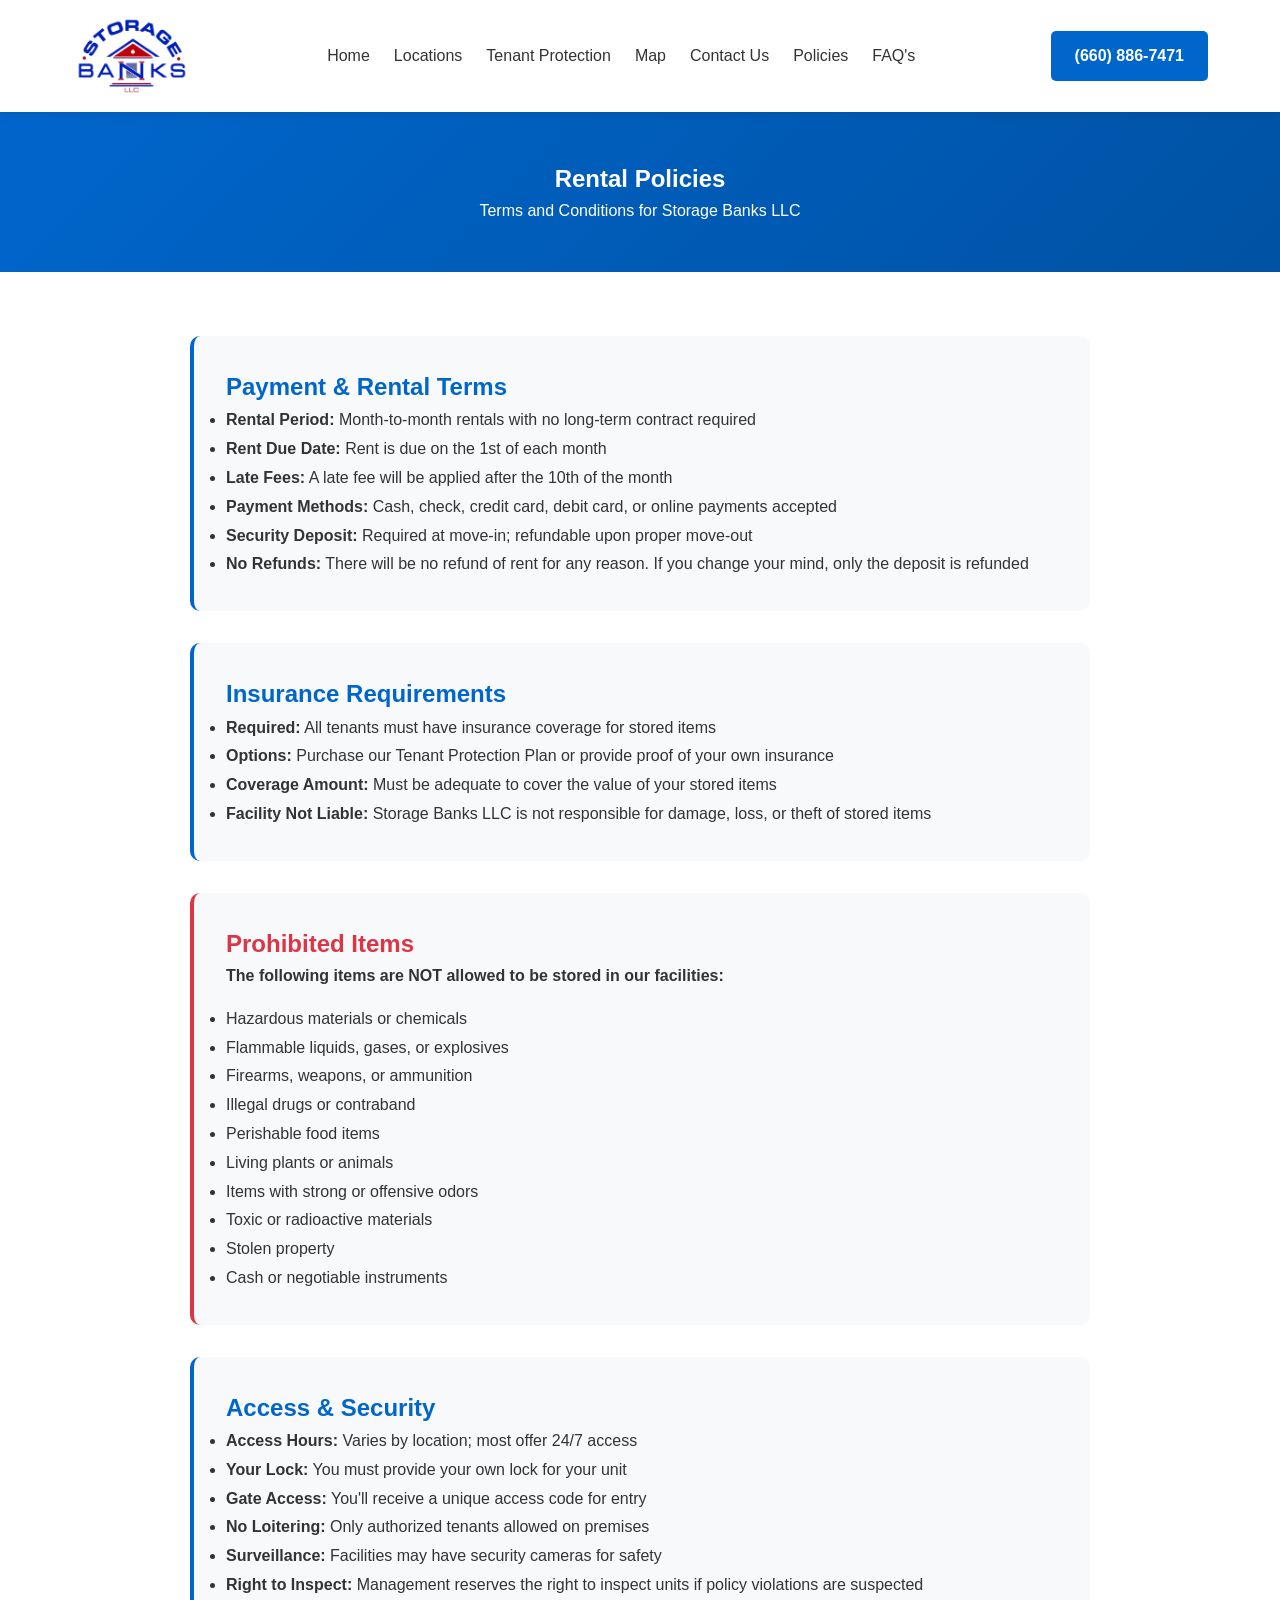
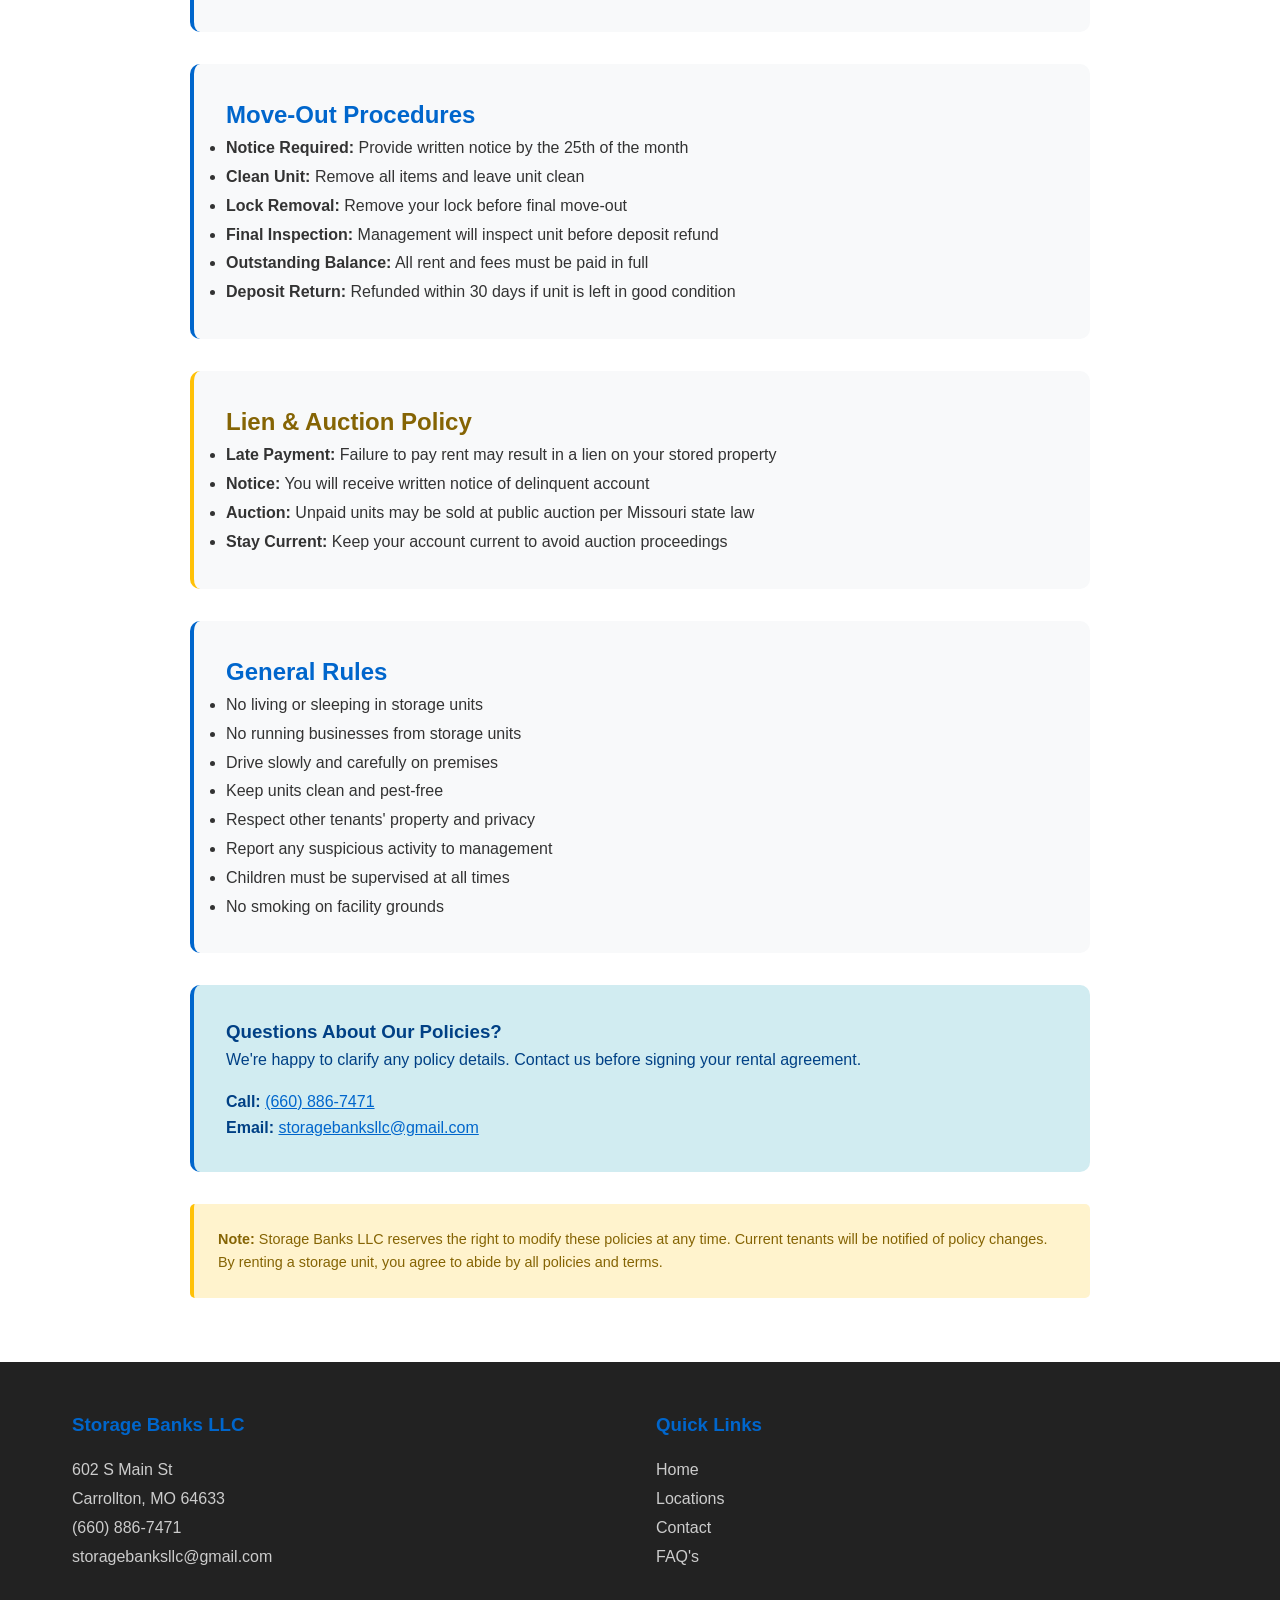
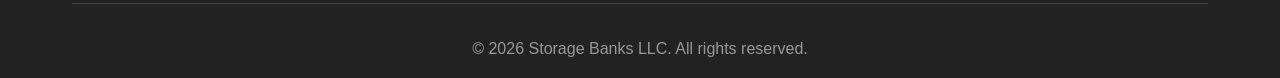
<file: policies.html>
<!DOCTYPE html>
<html lang="en">
<head>
    <meta charset="UTF-8">
    <meta name="viewport" content="width=device-width, initial-scale=1.0, maximum-scale=5.0">
    <title>Rental Policies | Storage Banks LLC</title>
    <meta name="description" content="Review Storage Banks LLC rental policies, terms, and conditions for our Missouri storage facilities.">
    <link rel="stylesheet" href="css/style.css">
</head>
<body>
    <header class="header">
        <div class="container">
            <div class="header-content">
                <div class="logo">
                    <a href="index.html">
                        <img src="images/storage-banks-logo.png" alt="Storage Banks LLC" class="logo-img">
                    </a>
                </div>
                <button class="mobile-menu-btn" aria-label="Open menu">
                    <span></span><span></span><span></span>
                </button>
                <nav class="nav">
                    <a href="index.html">Home</a>
                    <a href="index.html#locations">Locations</a>
                    <a href="tenant-protection.html">Tenant Protection</a>
                    <a href="map.html">Map</a>
                    <a href="contact.html">Contact Us</a>
                    <a href="policies.html">Policies</a>
                    <a href="faq.html">FAQ's</a>
                </nav>
                <a href="tel:6608867471" class="phone-btn">(660) 886-7471</a>
            </div>
        </div>
    </header>

    <div class="mobile-menu">
        <button class="close-menu-btn" aria-label="Close menu">&times;</button>
        <nav>
            <a href="index.html">Home</a>
            <a href="index.html#locations">Locations</a>
            <a href="tenant-protection.html">Tenant Protection</a>
            <a href="map.html">Map</a>
            <a href="contact.html">Contact Us</a>
            <a href="policies.html">Policies</a>
            <a href="faq.html">FAQ's</a>
            <a href="tel:6608867471" class="phone-link">(660) 886-7471</a>
        </nav>
    </div>

    <section class="hero" style="padding: 3rem 0;">
        <div class="container">
            <h1>Rental Policies</h1>
            <p>Terms and Conditions for Storage Banks LLC</p>
        </div>
    </section>

    <section style="padding: 4rem 0; background: #fff;">
        <div class="container">
            <div style="max-width: 900px; margin: 0 auto;">
                
                <div style="background: #f8f9fa; padding: 2rem; border-radius: 10px; margin-bottom: 2rem; border-left: 4px solid #0066cc;">
                    <h2 style="color: #0066cc; margin-top: 0;">Payment & Rental Terms</h2>
                    <ul style="color: #333; line-height: 1.8;">
                        <li><strong>Rental Period:</strong> Month-to-month rentals with no long-term contract required</li>
                        <li><strong>Rent Due Date:</strong> Rent is due on the 1st of each month</li>
                        <li><strong>Late Fees:</strong> A late fee will be applied after the 10th of the month</li>
                        <li><strong>Payment Methods:</strong> Cash, check, credit card, debit card, or online payments accepted</li>
                        <li><strong>Security Deposit:</strong> Required at move-in; refundable upon proper move-out</li>
                        <li><strong>No Refunds:</strong> There will be no refund of rent for any reason. If you change your mind, only the deposit is refunded</li>
                    </ul>
                </div>

                <div style="background: #f8f9fa; padding: 2rem; border-radius: 10px; margin-bottom: 2rem; border-left: 4px solid #0066cc;">
                    <h2 style="color: #0066cc; margin-top: 0;">Insurance Requirements</h2>
                    <ul style="color: #333; line-height: 1.8;">
                        <li><strong>Required:</strong> All tenants must have insurance coverage for stored items</li>
                        <li><strong>Options:</strong> Purchase our Tenant Protection Plan or provide proof of your own insurance</li>
                        <li><strong>Coverage Amount:</strong> Must be adequate to cover the value of your stored items</li>
                        <li><strong>Facility Not Liable:</strong> Storage Banks LLC is not responsible for damage, loss, or theft of stored items</li>
                    </ul>
                </div>

                <div style="background: #f8f9fa; padding: 2rem; border-radius: 10px; margin-bottom: 2rem; border-left: 4px solid #dc3545;">
                    <h2 style="color: #dc3545; margin-top: 0;">Prohibited Items</h2>
                    <p style="color: #333; margin-bottom: 1rem;"><strong>The following items are NOT allowed to be stored in our facilities:</strong></p>
                    <ul style="color: #333; line-height: 1.8;">
                        <li>Hazardous materials or chemicals</li>
                        <li>Flammable liquids, gases, or explosives</li>
                        <li>Firearms, weapons, or ammunition</li>
                        <li>Illegal drugs or contraband</li>
                        <li>Perishable food items</li>
                        <li>Living plants or animals</li>
                        <li>Items with strong or offensive odors</li>
                        <li>Toxic or radioactive materials</li>
                        <li>Stolen property</li>
                        <li>Cash or negotiable instruments</li>
                    </ul>
                </div>

                <div style="background: #f8f9fa; padding: 2rem; border-radius: 10px; margin-bottom: 2rem; border-left: 4px solid #0066cc;">
                    <h2 style="color: #0066cc; margin-top: 0;">Access & Security</h2>
                    <ul style="color: #333; line-height: 1.8;">
                        <li><strong>Access Hours:</strong> Varies by location; most offer 24/7 access</li>
                        <li><strong>Your Lock:</strong> You must provide your own lock for your unit</li>
                        <li><strong>Gate Access:</strong> You'll receive a unique access code for entry</li>
                        <li><strong>No Loitering:</strong> Only authorized tenants allowed on premises</li>
                        <li><strong>Surveillance:</strong> Facilities may have security cameras for safety</li>
                        <li><strong>Right to Inspect:</strong> Management reserves the right to inspect units if policy violations are suspected</li>
                    </ul>
                </div>

                <div style="background: #f8f9fa; padding: 2rem; border-radius: 10px; margin-bottom: 2rem; border-left: 4px solid #0066cc;">
                    <h2 style="color: #0066cc; margin-top: 0;">Move-Out Procedures</h2>
                    <ul style="color: #333; line-height: 1.8;">
                        <li><strong>Notice Required:</strong> Provide written notice by the 25th of the month</li>
                        <li><strong>Clean Unit:</strong> Remove all items and leave unit clean</li>
                        <li><strong>Lock Removal:</strong> Remove your lock before final move-out</li>
                        <li><strong>Final Inspection:</strong> Management will inspect unit before deposit refund</li>
                        <li><strong>Outstanding Balance:</strong> All rent and fees must be paid in full</li>
                        <li><strong>Deposit Return:</strong> Refunded within 30 days if unit is left in good condition</li>
                    </ul>
                </div>

                <div style="background: #f8f9fa; padding: 2rem; border-radius: 10px; margin-bottom: 2rem; border-left: 4px solid #ffc107;">
                    <h2 style="color: #856404; margin-top: 0;">Lien & Auction Policy</h2>
                    <ul style="color: #333; line-height: 1.8;">
                        <li><strong>Late Payment:</strong> Failure to pay rent may result in a lien on your stored property</li>
                        <li><strong>Notice:</strong> You will receive written notice of delinquent account</li>
                        <li><strong>Auction:</strong> Unpaid units may be sold at public auction per Missouri state law</li>
                        <li><strong>Stay Current:</strong> Keep your account current to avoid auction proceedings</li>
                    </ul>
                </div>

                <div style="background: #f8f9fa; padding: 2rem; border-radius: 10px; margin-bottom: 2rem; border-left: 4px solid #0066cc;">
                    <h2 style="color: #0066cc; margin-top: 0;">General Rules</h2>
                    <ul style="color: #333; line-height: 1.8;">
                        <li>No living or sleeping in storage units</li>
                        <li>No running businesses from storage units</li>
                        <li>Drive slowly and carefully on premises</li>
                        <li>Keep units clean and pest-free</li>
                        <li>Respect other tenants' property and privacy</li>
                        <li>Report any suspicious activity to management</li>
                        <li>Children must be supervised at all times</li>
                        <li>No smoking on facility grounds</li>
                    </ul>
                </div>

                <div style="background: #d1ecf1; border-left: 4px solid #0066cc; padding: 2rem; border-radius: 10px;">
                    <h3 style="color: #004085; margin-top: 0;">Questions About Our Policies?</h3>
                    <p style="color: #004085; margin-bottom: 1rem;">We're happy to clarify any policy details. Contact us before signing your rental agreement.</p>
                    <p style="color: #004085; margin: 0;">
                        <strong>Call:</strong> <a href="tel:6608867471" style="color: #0066cc; text-decoration: underline;">(660) 886-7471</a><br>
                        <strong>Email:</strong> <a href="mailto:storagebanksllc@gmail.com" style="color: #0066cc; text-decoration: underline;">storagebanksllc@gmail.com</a>
                    </p>
                </div>

                <div style="background: #fff3cd; border-left: 4px solid #ffc107; padding: 1.5rem; margin-top: 2rem; border-radius: 5px;">
                    <p style="color: #856404; margin: 0; font-size: 0.9rem;"><strong>Note:</strong> Storage Banks LLC reserves the right to modify these policies at any time. Current tenants will be notified of policy changes. By renting a storage unit, you agree to abide by all policies and terms.</p>
                </div>
            </div>
        </div>
    </section>

    <footer class="footer">
        <div class="container">
            <div class="footer-content">
                <div class="footer-col">
                    <h3>Storage Banks LLC</h3>
                    <p>602 S Main St<br>Carrollton, MO 64633</p>
                    <p><a href="tel:6608867471">(660) 886-7471</a></p>
                    <p><a href="mailto:storagebanksllc@gmail.com">storagebanksllc@gmail.com</a></p>
                </div>
                <div class="footer-col">
                    <h3>Quick Links</h3>
                    <ul>
                        <li><a href="index.html">Home</a></li>
                        <li><a href="index.html#locations">Locations</a></li>
                        <li><a href="contact.html">Contact</a></li>
                        <li><a href="faq.html">FAQ's</a></li>
                    </ul>
                </div>
            </div>
            <div class="footer-bottom">
                <p>&copy; 2026 Storage Banks LLC. All rights reserved.</p>
            </div>
        </div>
    </footer>

    <script src="js/main.js"></script>
</body>
</html>
</file>
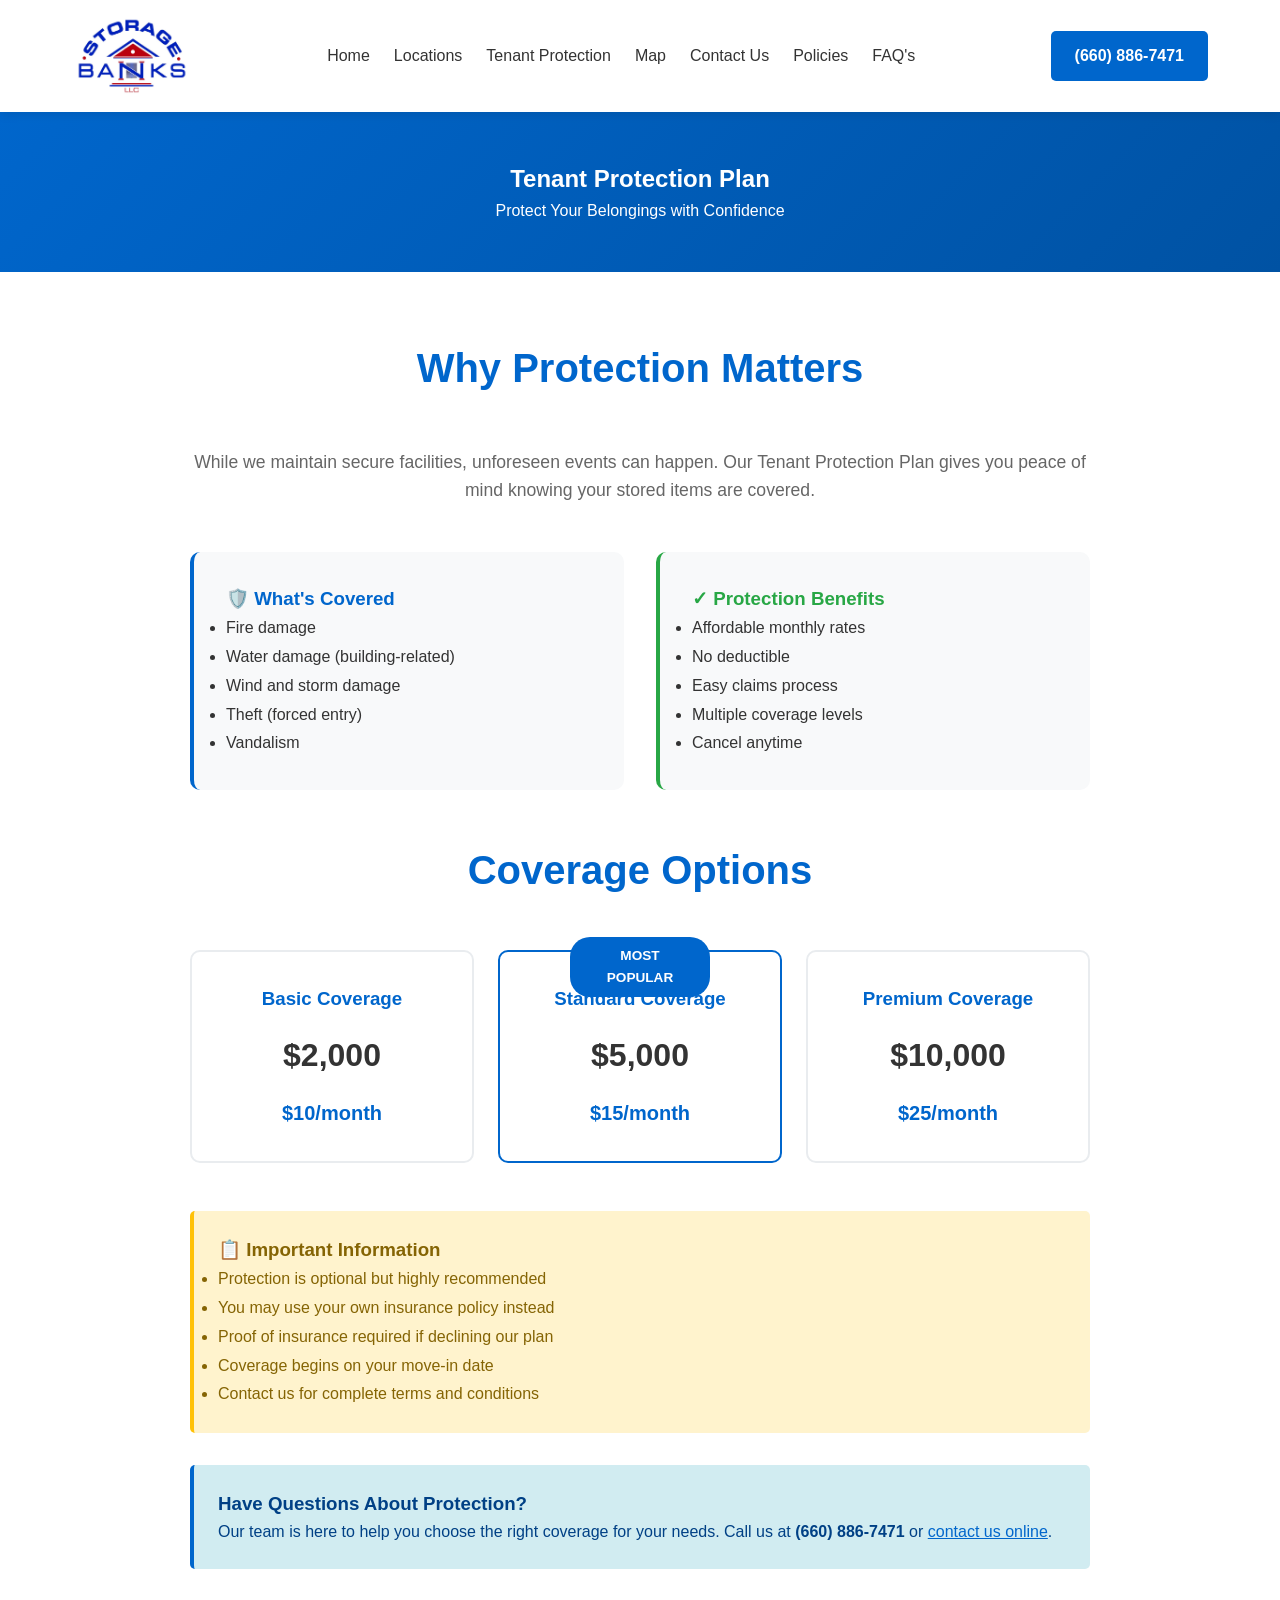
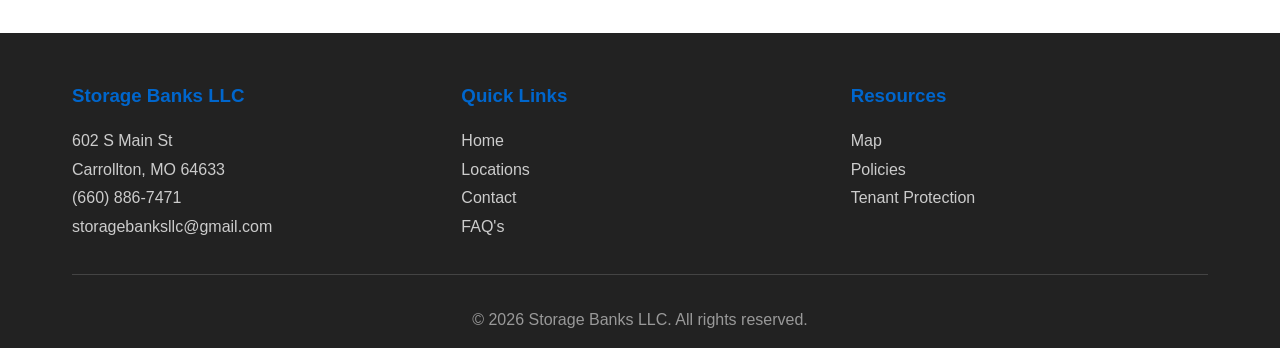
<file: tenant-protection.html>
<!DOCTYPE html>
<html lang="en">
<head>
    <meta charset="UTF-8">
    <meta name="viewport" content="width=device-width, initial-scale=1.0, maximum-scale=5.0">
    <title>Tenant Protection Plan | Storage Banks LLC</title>
    <meta name="description" content="Learn about Storage Banks LLC Tenant Protection Plan. Protect your stored belongings with our comprehensive coverage options.">
    <link rel="stylesheet" href="css/style.css">
</head>
<body>
    <header class="header">
        <div class="container">
            <div class="header-content">
                <div class="logo">
                    <a href="index.html">
                        <img src="images/storage-banks-logo.png" alt="Storage Banks LLC" class="logo-img">
                    </a>
                </div>
                <button class="mobile-menu-btn" aria-label="Open menu">
                    <span></span><span></span><span></span>
                </button>
                <nav class="nav">
                    <a href="index.html">Home</a>
                    <a href="index.html#locations">Locations</a>
                    <a href="tenant-protection.html">Tenant Protection</a>
                    <a href="map.html">Map</a>
                    <a href="contact.html">Contact Us</a>
                    <a href="policies.html">Policies</a>
                    <a href="faq.html">FAQ's</a>
                </nav>
                <a href="tel:6608867471" class="phone-btn">(660) 886-7471</a>
            </div>
        </div>
    </header>

    <div class="mobile-menu">
        <button class="close-menu-btn" aria-label="Close menu">&times;</button>
        <nav>
            <a href="index.html">Home</a>
            <a href="index.html#locations">Locations</a>
            <a href="tenant-protection.html">Tenant Protection</a>
            <a href="map.html">Map</a>
            <a href="contact.html">Contact Us</a>
            <a href="policies.html">Policies</a>
            <a href="faq.html">FAQ's</a>
            <a href="tel:6608867471" class="phone-link">(660) 886-7471</a>
        </nav>
    </div>

    <section class="hero" style="padding: 3rem 0;">
        <div class="container">
            <h1>Tenant Protection Plan</h1>
            <p>Protect Your Belongings with Confidence</p>
        </div>
    </section>

    <section style="padding: 4rem 0; background: #fff;">
        <div class="container">
            <div style="max-width: 900px; margin: 0 auto;">
                <h2 class="section-title">Why Protection Matters</h2>
                <p style="text-align: center; font-size: 1.1rem; color: #666; margin-bottom: 3rem;">
                    While we maintain secure facilities, unforeseen events can happen. Our Tenant Protection Plan gives you peace of mind knowing your stored items are covered.
                </p>

                <div style="display: grid; grid-template-columns: repeat(auto-fit, minmax(280px, 1fr)); gap: 2rem; margin-bottom: 3rem;">
                    <div style="background: #f8f9fa; padding: 2rem; border-radius: 10px; border-left: 4px solid #0066cc;">
                        <h3 style="color: #0066cc; margin-top: 0;">🛡️ What's Covered</h3>
                        <ul style="color: #333; line-height: 1.8;">
                            <li>Fire damage</li>
                            <li>Water damage (building-related)</li>
                            <li>Wind and storm damage</li>
                            <li>Theft (forced entry)</li>
                            <li>Vandalism</li>
                        </ul>
                    </div>
                    <div style="background: #f8f9fa; padding: 2rem; border-radius: 10px; border-left: 4px solid #28a745;">
                        <h3 style="color: #28a745; margin-top: 0;">✓ Protection Benefits</h3>
                        <ul style="color: #333; line-height: 1.8;">
                            <li>Affordable monthly rates</li>
                            <li>No deductible</li>
                            <li>Easy claims process</li>
                            <li>Multiple coverage levels</li>
                            <li>Cancel anytime</li>
                        </ul>
                    </div>
                </div>

                <h2 class="section-title">Coverage Options</h2>
                <div style="display: grid; grid-template-columns: repeat(auto-fit, minmax(250px, 1fr)); gap: 1.5rem; margin-bottom: 3rem;">
                    <div style="background: #fff; border: 2px solid #e9ecef; padding: 2rem; border-radius: 10px; text-align: center;">
                        <h3 style="color: #0066cc;">Basic Coverage</h3>
                        <p style="font-size: 2rem; font-weight: bold; color: #333; margin: 1rem 0;">$2,000</p>
                        <p style="font-size: 1.25rem; color: #0066cc; font-weight: 600;">$10/month</p>
                    </div>
                    <div style="background: #fff; border: 2px solid #0066cc; padding: 2rem; border-radius: 10px; text-align: center; position: relative;">
                        <div style="position: absolute; top: -15px; left: 50%; transform: translateX(-50%); background: #0066cc; color: white; padding: 0.5rem 1.5rem; border-radius: 20px; font-size: 0.85rem; font-weight: 600;">MOST POPULAR</div>
                        <h3 style="color: #0066cc;">Standard Coverage</h3>
                        <p style="font-size: 2rem; font-weight: bold; color: #333; margin: 1rem 0;">$5,000</p>
                        <p style="font-size: 1.25rem; color: #0066cc; font-weight: 600;">$15/month</p>
                    </div>
                    <div style="background: #fff; border: 2px solid #e9ecef; padding: 2rem; border-radius: 10px; text-align: center;">
                        <h3 style="color: #0066cc;">Premium Coverage</h3>
                        <p style="font-size: 2rem; font-weight: bold; color: #333; margin: 1rem 0;">$10,000</p>
                        <p style="font-size: 1.25rem; color: #0066cc; font-weight: 600;">$25/month</p>
                    </div>
                </div>

                <div style="background: #fff3cd; border-left: 4px solid #ffc107; padding: 1.5rem; margin-top: 3rem; border-radius: 5px;">
                    <h3 style="color: #856404; margin-top: 0;">📋 Important Information</h3>
                    <ul style="color: #856404; margin: 0; line-height: 1.8;">
                        <li>Protection is optional but highly recommended</li>
                        <li>You may use your own insurance policy instead</li>
                        <li>Proof of insurance required if declining our plan</li>
                        <li>Coverage begins on your move-in date</li>
                        <li>Contact us for complete terms and conditions</li>
                    </ul>
                </div>

                <div style="background: #d1ecf1; border-left: 4px solid #0066cc; padding: 1.5rem; margin-top: 2rem; border-radius: 5px;">
                    <h3 style="color: #004085; margin-top: 0;">Have Questions About Protection?</h3>
                    <p style="color: #004085; margin: 0;">
                        Our team is here to help you choose the right coverage for your needs. Call us at <strong>(660) 886-7471</strong> or <a href="contact.html" style="color: #0066cc; text-decoration: underline;">contact us online</a>.
                    </p>
                </div>
            </div>
        </div>
    </section>

    <footer class="footer">
        <div class="container">
            <div class="footer-content">
                <div class="footer-col">
                    <h3>Storage Banks LLC</h3>
                    <p>602 S Main St<br>Carrollton, MO 64633</p>
                    <p><a href="tel:6608867471">(660) 886-7471</a></p>
                    <p><a href="mailto:storagebanksllc@gmail.com">storagebanksllc@gmail.com</a></p>
                </div>
                <div class="footer-col">
                    <h3>Quick Links</h3>
                    <ul>
                        <li><a href="index.html">Home</a></li>
                        <li><a href="index.html#locations">Locations</a></li>
                        <li><a href="contact.html">Contact</a></li>
                        <li><a href="faq.html">FAQ's</a></li>
                    </ul>
                </div>
                <div class="footer-col">
                    <h3>Resources</h3>
                    <ul>
                        <li><a href="map.html">Map</a></li>
                        <li><a href="policies.html">Policies</a></li>
                        <li><a href="tenant-protection.html">Tenant Protection</a></li>
                    </ul>
                </div>
            </div>
            <div class="footer-bottom">
                <p>&copy; 2026 Storage Banks LLC. All rights reserved.</p>
            </div>
        </div>
    </footer>

    <script src="js/main.js"></script>
</body>
</html>
</file>
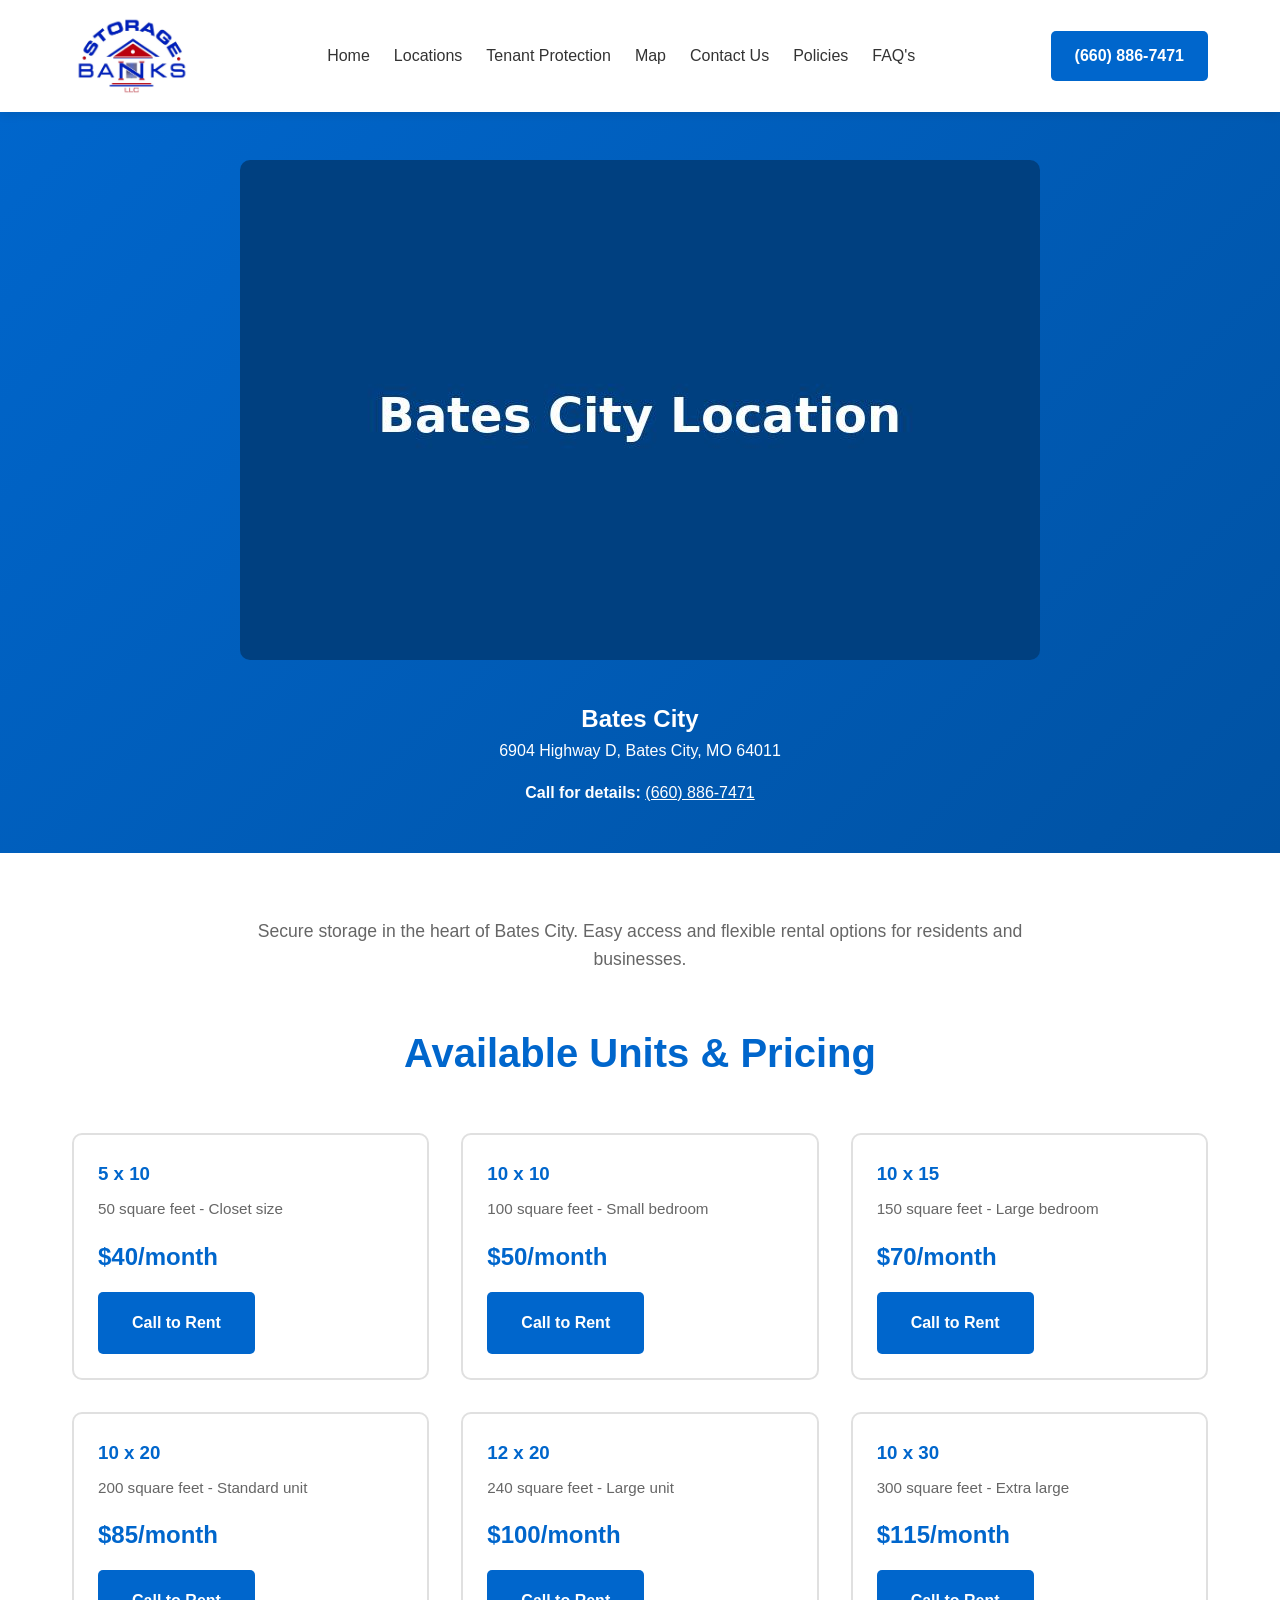
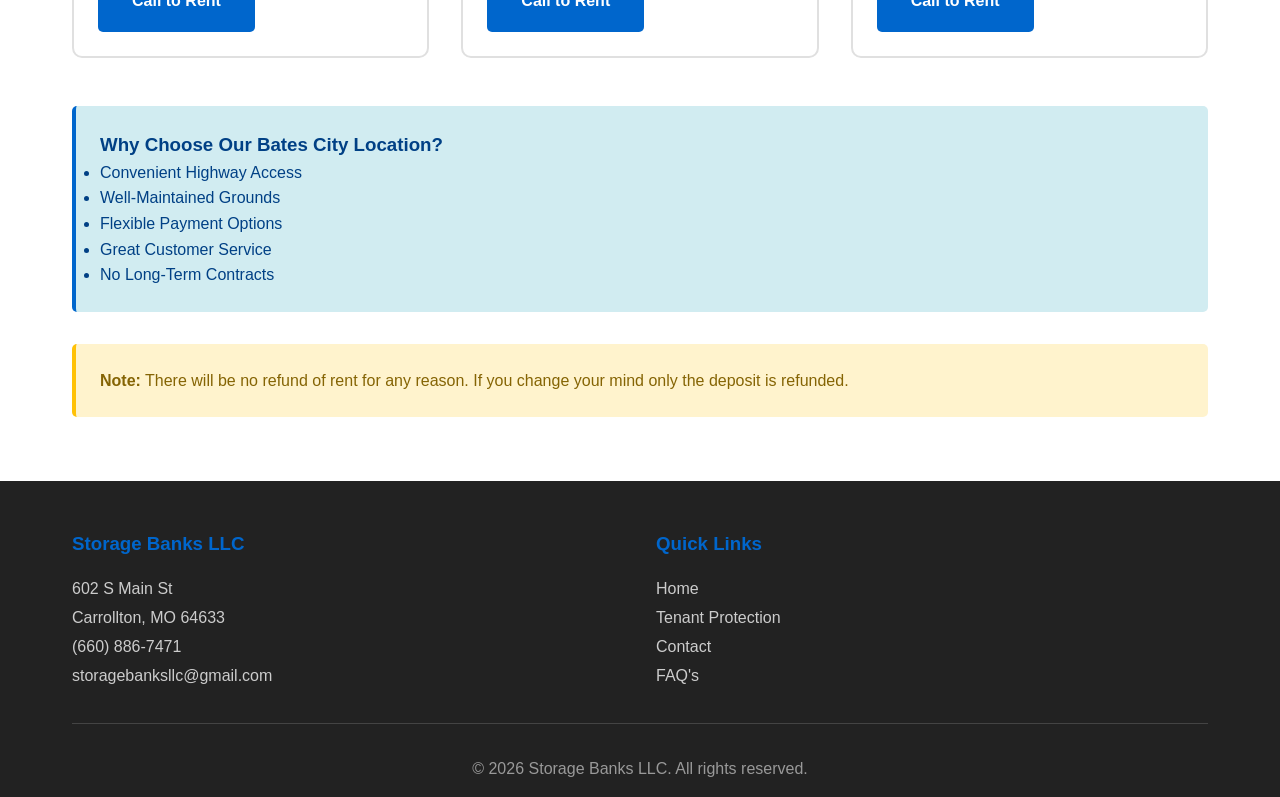
<file: locations/bates-city.html>
<!DOCTYPE html>
<html lang="en">
<head>
    <meta charset="UTF-8">
    <meta name="viewport" content="width=device-width, initial-scale=1.0, maximum-scale=5.0">
    <title>Bates City Location - 6904 Highway D | Storage Banks LLC</title>
    <meta name="description" content="Rent storage units at our Bates City, MO location at 6904 Highway D. Affordable rates, multiple unit sizes, and convenient access.">
    <link rel="stylesheet" href="../css/style.css">
</head>
<body>
    <header class="header">
        <div class="container">
            <div class="header-content">
                <div class="logo">
                    <a href="../index.html">
                        <img src="../images/storage-banks-logo.png" alt="Storage Banks LLC" class="logo-img">
                    </a>
                </div>
                <button class="mobile-menu-btn" aria-label="Open menu">
                    <span></span><span></span><span></span>
                </button>
                <nav class="nav">
                    <a href="../index.html">Home</a>
                    <a href="../index.html#locations">Locations</a>
                    <a href="../tenant-protection.html">Tenant Protection</a>
                    <a href="../map.html">Map</a>
                    <a href="../contact.html">Contact Us</a>
                    <a href="../policies.html">Policies</a>
                    <a href="../faq.html">FAQ's</a>
                </nav>
                <a href="tel:6608867471" class="phone-btn">(660) 886-7471</a>
            </div>
        </div>
    </header>

    <div class="mobile-menu">
        <button class="close-menu-btn" aria-label="Close menu">&times;</button>
        <nav>
            <a href="../index.html">Home</a>
            <a href="../index.html#locations">Locations</a>
            <a href="../tenant-protection.html">Tenant Protection</a>
            <a href="../map.html">Map</a>
            <a href="../contact.html">Contact Us</a>
            <a href="../policies.html">Policies</a>
            <a href="../faq.html">FAQ's</a>
            <a href="tel:6608867471" class="phone-link">(660) 886-7471</a>
        </nav>
    </div>

    <section class="hero" style="padding: 3rem 0;">
        <div class="container">
            <img src="../images/bates-city.jpg" alt="Bates City Location" style="max-width: 100%; height: auto; border-radius: 10px; margin-bottom: 2rem;">
            <h1>Bates City</h1>
            <p>6904 Highway D, Bates City, MO 64011</p>
            <p style="margin-top: 1rem;"><strong>Call for details:</strong> <a href="tel:6608867471" style="color: #fff; text-decoration: underline;">(660) 886-7471</a></p>
        </div>
    </section>

    <section style="padding: 4rem 0;">
        <div class="container">
            <p style="text-align: center; max-width: 800px; margin: 0 auto 3rem; font-size: 1.1rem; color: #666;">
                Secure storage in the heart of Bates City. Easy access and flexible rental options for residents and businesses.
            </p>

            <h2 class="section-title">Available Units & Pricing</h2>
            <div class="units-grid">
                <div class="unit-card">
                    <h3>5 x 10</h3>
                    <p class="unit-details">50 square feet - Closet size</p>
                    <p class="unit-price">$40/month</p>
                    <a href="tel:6608867471" class="btn btn-primary">Call to Rent</a>
                </div>
                <div class="unit-card">
                    <h3>10 x 10</h3>
                    <p class="unit-details">100 square feet - Small bedroom</p>
                    <p class="unit-price">$50/month</p>
                    <a href="tel:6608867471" class="btn btn-primary">Call to Rent</a>
                </div>
                <div class="unit-card">
                    <h3>10 x 15</h3>
                    <p class="unit-details">150 square feet - Large bedroom</p>
                    <p class="unit-price">$70/month</p>
                    <a href="tel:6608867471" class="btn btn-primary">Call to Rent</a>
                </div>
                <div class="unit-card">
                    <h3>10 x 20</h3>
                    <p class="unit-details">200 square feet - Standard unit</p>
                    <p class="unit-price">$85/month</p>
                    <a href="tel:6608867471" class="btn btn-primary">Call to Rent</a>
                </div>
                <div class="unit-card">
                    <h3>12 x 20</h3>
                    <p class="unit-details">240 square feet - Large unit</p>
                    <p class="unit-price">$100/month</p>
                    <a href="tel:6608867471" class="btn btn-primary">Call to Rent</a>
                </div>
                <div class="unit-card">
                    <h3>10 x 30</h3>
                    <p class="unit-details">300 square feet - Extra large</p>
                    <p class="unit-price">$115/month</p>
                    <a href="tel:6608867471" class="btn btn-primary">Call to Rent</a>
                </div>
            </div>

            <div style="background: #d1ecf1; border-left: 4px solid #0066cc; padding: 1.5rem; margin-top: 3rem; border-radius: 5px;">
                <h3 style="color: #004085; margin-top: 0;">Why Choose Our Bates City Location?</h3>
                <ul style="color: #004085; margin: 0;">
                    <li>Convenient Highway Access</li>
                    <li>Well-Maintained Grounds</li>
                    <li>Flexible Payment Options</li>
                    <li>Great Customer Service</li>
                    <li>No Long-Term Contracts</li>
                </ul>
            </div>

            <div style="background: #fff3cd; border-left: 4px solid #ffc107; padding: 1.5rem; margin-top: 2rem; border-radius: 5px;">
                <p style="color: #856404; margin: 0;"><strong>Note:</strong> There will be no refund of rent for any reason. If you change your mind only the deposit is refunded.</p>
            </div>
        </div>
    </section>

    <footer class="footer">
        <div class="container">
            <div class="footer-content">
                <div class="footer-col">
                    <h3>Storage Banks LLC</h3>
                    <p>602 S Main St<br>Carrollton, MO 64633</p>
                    <p><a href="tel:6608867471">(660) 886-7471</a></p>
                    <p><a href="mailto:storagebanksllc@gmail.com">storagebanksllc@gmail.com</a></p>
                </div>
                <div class="footer-col">
                    <h3>Quick Links</h3>
                    <ul>
                        <li><a href="../index.html">Home</a></li>
                        <li><a href="../tenant-protection.html">Tenant Protection</a></li>
                        <li><a href="../contact.html">Contact</a></li>
                        <li><a href="../faq.html">FAQ's</a></li>
                    </ul>
                </div>
            </div>
            <div class="footer-bottom">
                <p>&copy; 2026 Storage Banks LLC. All rights reserved.</p>
            </div>
        </div>
    </footer>

    <script src="../js/main.js"></script>
</body>
</html>
</file>
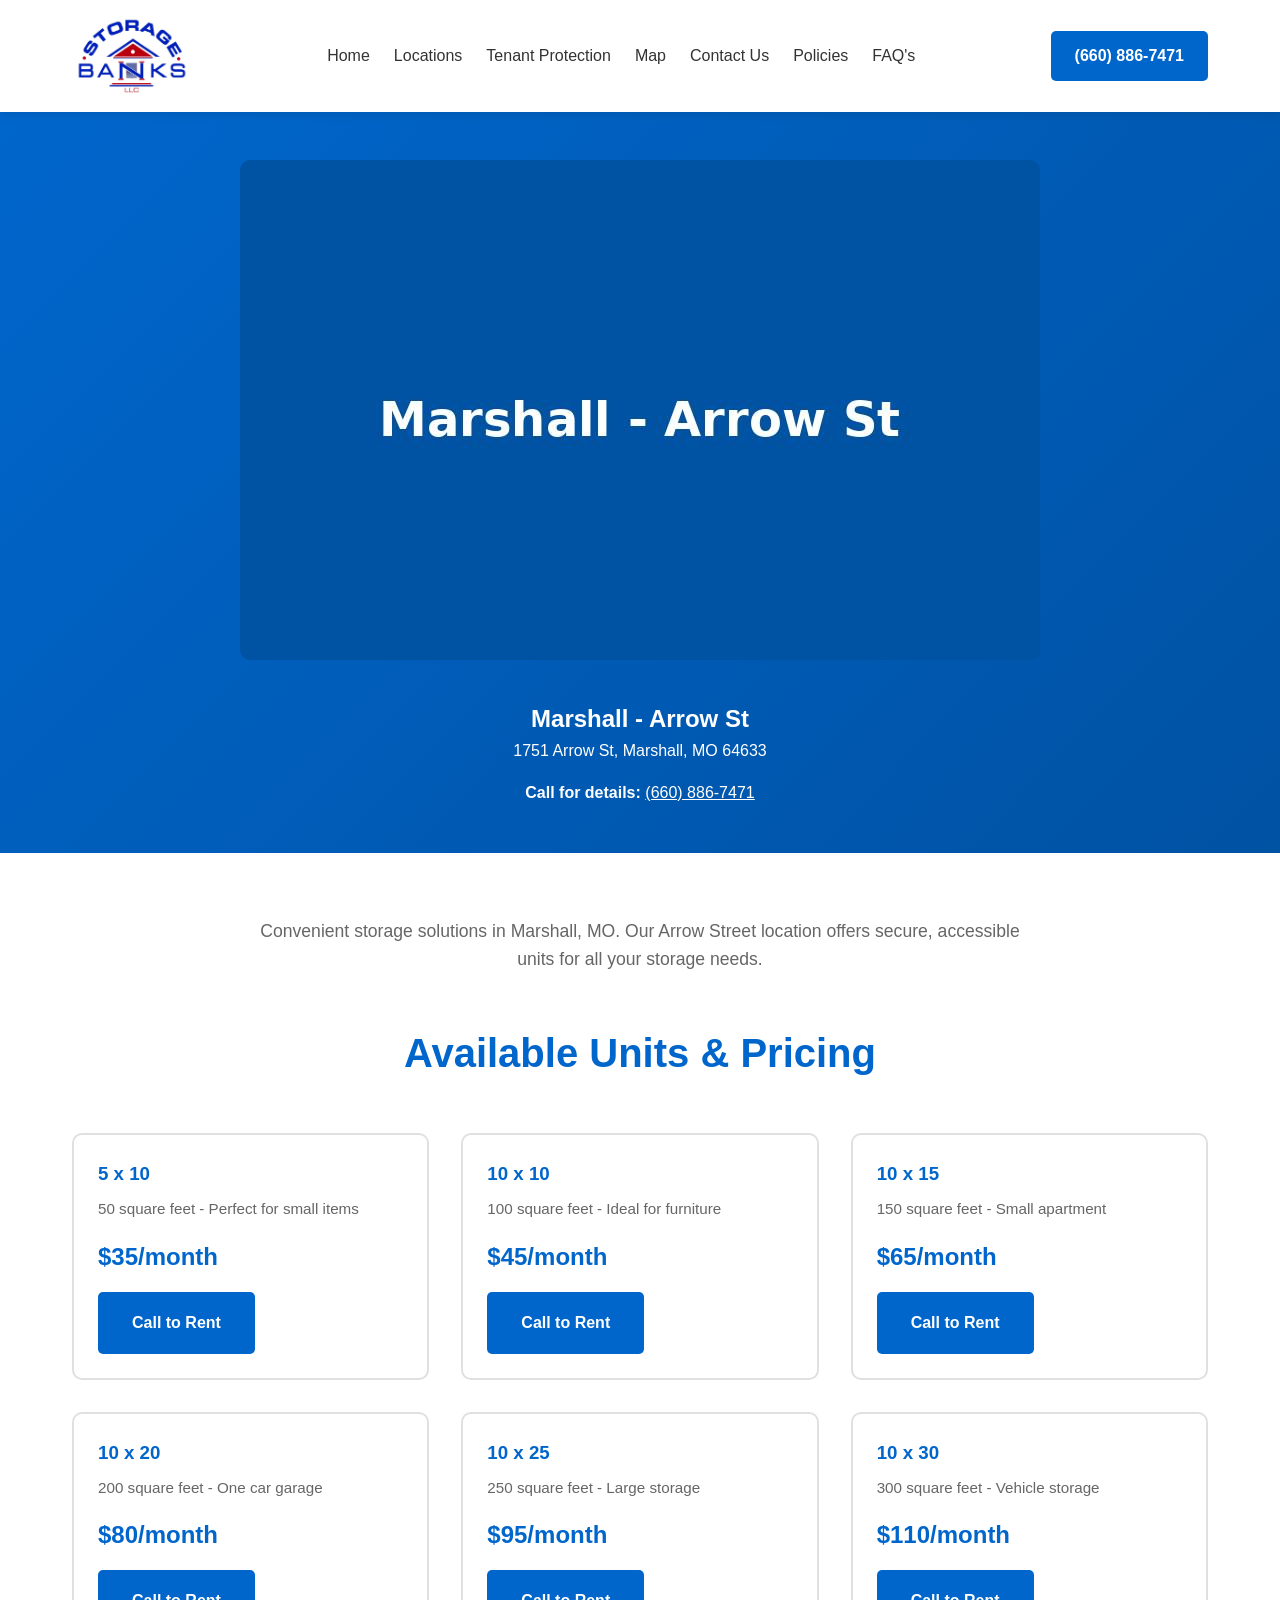
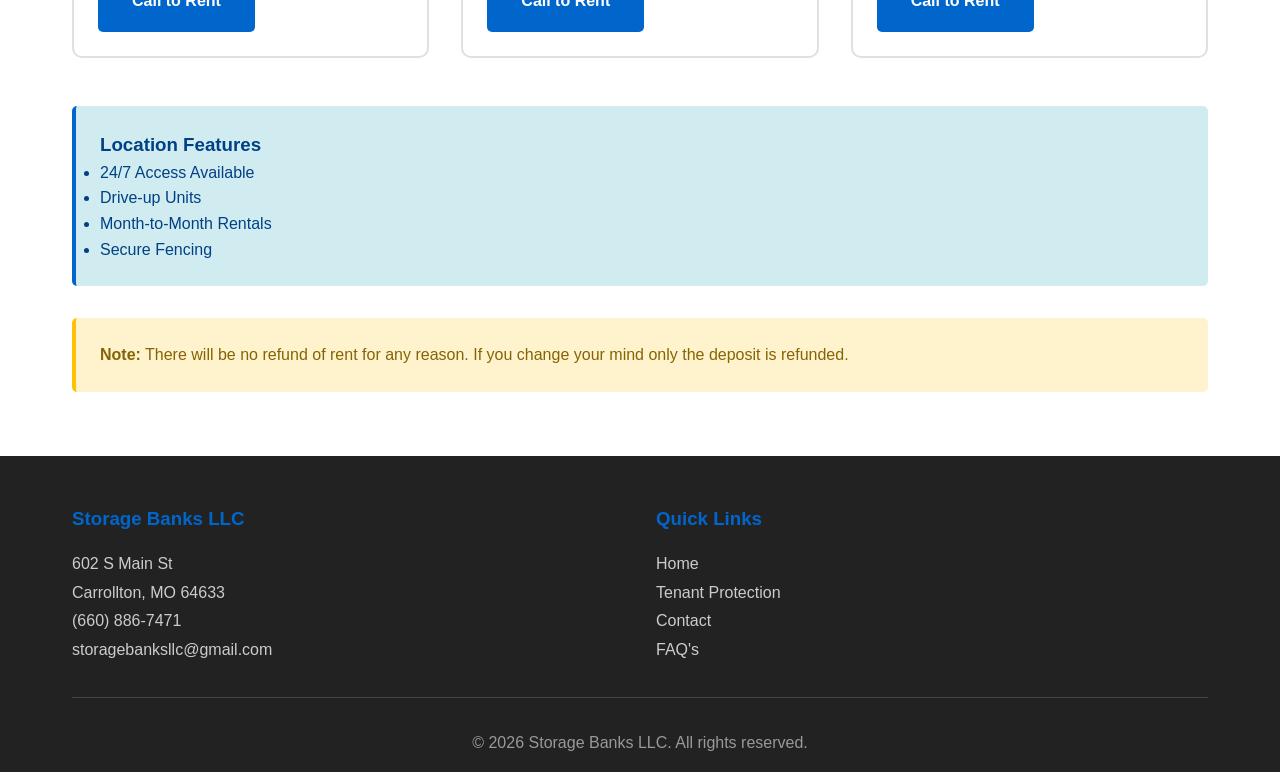
<file: locations/marshall-arrow.html>
<!DOCTYPE html>
<html lang="en">
<head>
    <meta charset="UTF-8">
    <meta name="viewport" content="width=device-width, initial-scale=1.0, maximum-scale=5.0">
    <title>Marshall Location - 1751 Arrow St | Storage Banks LLC</title>
    <meta name="description" content="Rent storage units at our Marshall, MO location at 1751 Arrow St. Affordable rates, multiple unit sizes, and drive-up access.">
    <link rel="stylesheet" href="../css/style.css">
</head>
<body>
    <header class="header">
        <div class="container">
            <div class="header-content">
                <div class="logo">
                    <a href="../index.html">
                        <img src="../images/storage-banks-logo.png" alt="Storage Banks LLC" class="logo-img">
                    </a>
                </div>
                <button class="mobile-menu-btn" aria-label="Open menu">
                    <span></span><span></span><span></span>
                </button>
                <nav class="nav">
                    <a href="../index.html">Home</a>
                    <a href="../index.html#locations">Locations</a>
                    <a href="../tenant-protection.html">Tenant Protection</a>
                    <a href="../map.html">Map</a>
                    <a href="../contact.html">Contact Us</a>
                    <a href="../policies.html">Policies</a>
                    <a href="../faq.html">FAQ's</a>
                </nav>
                <a href="tel:6608867471" class="phone-btn">(660) 886-7471</a>
            </div>
        </div>
    </header>

    <div class="mobile-menu">
        <button class="close-menu-btn" aria-label="Close menu">&times;</button>
        <nav>
            <a href="../index.html">Home</a>
            <a href="../index.html#locations">Locations</a>
            <a href="../tenant-protection.html">Tenant Protection</a>
            <a href="../map.html">Map</a>
            <a href="../contact.html">Contact Us</a>
            <a href="../policies.html">Policies</a>
            <a href="../faq.html">FAQ's</a>
            <a href="tel:6608867471" class="phone-link">(660) 886-7471</a>
        </nav>
    </div>

    <section class="hero" style="padding: 3rem 0;">
        <div class="container">
            <img src="../images/marshall-arrow.jpg" alt="Marshall Arrow Street Location" style="max-width: 100%; height: auto; border-radius: 10px; margin-bottom: 2rem;">
            <h1>Marshall - Arrow St</h1>
            <p>1751 Arrow St, Marshall, MO 64633</p>
            <p style="margin-top: 1rem;"><strong>Call for details:</strong> <a href="tel:6608867471" style="color: #fff; text-decoration: underline;">(660) 886-7471</a></p>
        </div>
    </section>

    <section style="padding: 4rem 0;">
        <div class="container">
            <p style="text-align: center; max-width: 800px; margin: 0 auto 3rem; font-size: 1.1rem; color: #666;">
                Convenient storage solutions in Marshall, MO. Our Arrow Street location offers secure, accessible units for all your storage needs.
            </p>

            <h2 class="section-title">Available Units & Pricing</h2>
            <div class="units-grid">
                <div class="unit-card">
                    <h3>5 x 10</h3>
                    <p class="unit-details">50 square feet - Perfect for small items</p>
                    <p class="unit-price">$35/month</p>
                    <a href="tel:6608867471" class="btn btn-primary">Call to Rent</a>
                </div>
                <div class="unit-card">
                    <h3>10 x 10</h3>
                    <p class="unit-details">100 square feet - Ideal for furniture</p>
                    <p class="unit-price">$45/month</p>
                    <a href="tel:6608867471" class="btn btn-primary">Call to Rent</a>
                </div>
                <div class="unit-card">
                    <h3>10 x 15</h3>
                    <p class="unit-details">150 square feet - Small apartment</p>
                    <p class="unit-price">$65/month</p>
                    <a href="tel:6608867471" class="btn btn-primary">Call to Rent</a>
                </div>
                <div class="unit-card">
                    <h3>10 x 20</h3>
                    <p class="unit-details">200 square feet - One car garage</p>
                    <p class="unit-price">$80/month</p>
                    <a href="tel:6608867471" class="btn btn-primary">Call to Rent</a>
                </div>
                <div class="unit-card">
                    <h3>10 x 25</h3>
                    <p class="unit-details">250 square feet - Large storage</p>
                    <p class="unit-price">$95/month</p>
                    <a href="tel:6608867471" class="btn btn-primary">Call to Rent</a>
                </div>
                <div class="unit-card">
                    <h3>10 x 30</h3>
                    <p class="unit-details">300 square feet - Vehicle storage</p>
                    <p class="unit-price">$110/month</p>
                    <a href="tel:6608867471" class="btn btn-primary">Call to Rent</a>
                </div>
            </div>

            <div style="background: #d1ecf1; border-left: 4px solid #0066cc; padding: 1.5rem; margin-top: 3rem; border-radius: 5px;">
                <h3 style="color: #004085; margin-top: 0;">Location Features</h3>
                <ul style="color: #004085; margin: 0;">
                    <li>24/7 Access Available</li>
                    <li>Drive-up Units</li>
                    <li>Month-to-Month Rentals</li>
                    <li>Secure Fencing</li>
                </ul>
            </div>

            <div style="background: #fff3cd; border-left: 4px solid #ffc107; padding: 1.5rem; margin-top: 2rem; border-radius: 5px;">
                <p style="color: #856404; margin: 0;"><strong>Note:</strong> There will be no refund of rent for any reason. If you change your mind only the deposit is refunded.</p>
            </div>
        </div>
    </section>

    <footer class="footer">
        <div class="container">
            <div class="footer-content">
                <div class="footer-col">
                    <h3>Storage Banks LLC</h3>
                    <p>602 S Main St<br>Carrollton, MO 64633</p>
                    <p><a href="tel:6608867471">(660) 886-7471</a></p>
                    <p><a href="mailto:storagebanksllc@gmail.com">storagebanksllc@gmail.com</a></p>
                </div>
                <div class="footer-col">
                    <h3>Quick Links</h3>
                    <ul>
                        <li><a href="../index.html">Home</a></li>
                        <li><a href="../tenant-protection.html">Tenant Protection</a></li>
                        <li><a href="../contact.html">Contact</a></li>
                        <li><a href="../faq.html">FAQ's</a></li>
                    </ul>
                </div>
            </div>
            <div class="footer-bottom">
                <p>&copy; 2026 Storage Banks LLC. All rights reserved.</p>
            </div>
        </div>
    </footer>

    <script src="../js/main.js"></script>
</body>
</html>
</file>
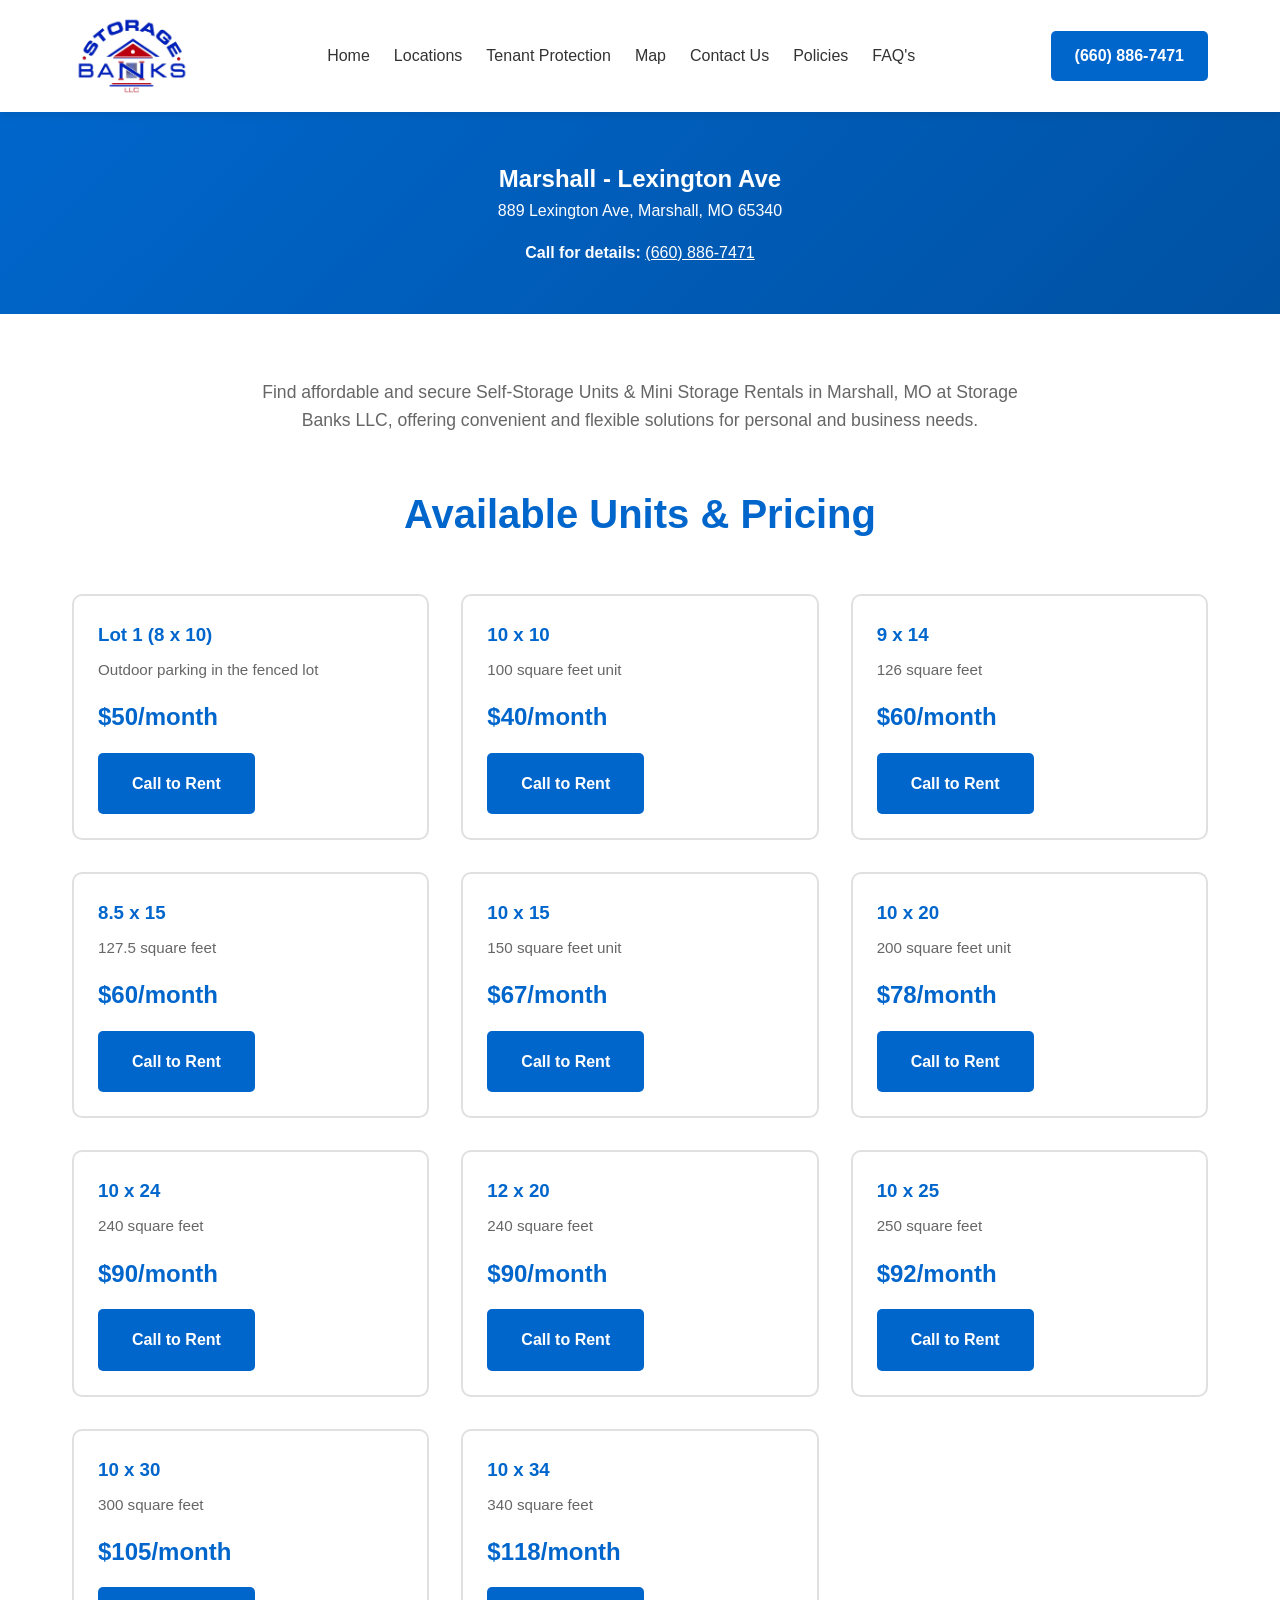
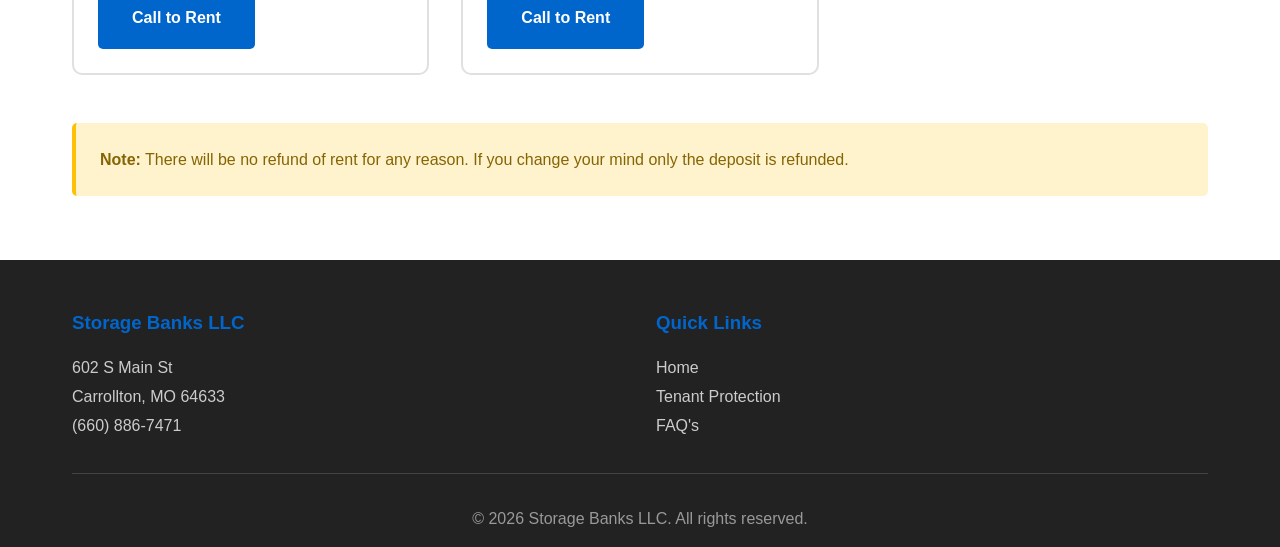
<file: locations/marshall-lexington.html>
<!DOCTYPE html>
<html lang="en">
<head>
    <meta charset="UTF-8">
    <meta name="viewport" content="width=device-width, initial-scale=1.0, maximum-scale=5.0">
    <title>Marshall Location - 889 Lexington Ave | Storage Banks LLC</title>
    <meta name="description" content="Rent storage units at our Marshall, MO location at 889 Lexington Ave. Affordable rates, multiple unit sizes, and drive-up access.">
    <link rel="stylesheet" href="../css/style.css">
</head>
<body>
    <header class="header">
        <div class="container">
            <div class="header-content">
                <div class="logo">
                    <a href="../index.html">
                        <img src="../images/storage-banks-logo.png" alt="Storage Banks LLC" class="logo-img">
                    </a>
                </div>
                <button class="mobile-menu-btn" aria-label="Open menu">
                    <span></span><span></span><span></span>
                </button>
                <nav class="nav">
                    <a href="../index.html">Home</a>
                    <a href="../index.html#locations">Locations</a>
                    <a href="../tenant-protection.html">Tenant Protection</a>
                    <a href="../map.html">Map</a>
                    <a href="../contact.html">Contact Us</a>
                    <a href="../policies.html">Policies</a>
                    <a href="../faq.html">FAQ's</a>
                </nav>
                <a href="tel:6608867471" class="phone-btn">(660) 886-7471</a>
            </div>
        </div>
    </header>

    <div class="mobile-menu">
        <button class="close-menu-btn" aria-label="Close menu">&times;</button>
        <nav>
            <a href="../index.html">Home</a>
            <a href="../index.html#locations">Locations</a>
            <a href="../tenant-protection.html">Tenant Protection</a>
            <a href="../map.html">Map</a>
            <a href="../contact.html">Contact Us</a>
            <a href="../policies.html">Policies</a>
            <a href="../faq.html">FAQ's</a>
            <a href="tel:6608867471" class="phone-link">(660) 886-7471</a>
        </nav>
    </div>

    <section class="hero" style="padding: 3rem 0;">
        <div class="container">
            <h1>Marshall - Lexington Ave</h1>
            <p>889 Lexington Ave, Marshall, MO 65340</p>
            <p style="margin-top: 1rem;"><strong>Call for details:</strong> <a href="tel:6608867471" style="color: #fff; text-decoration: underline;">(660) 886-7471</a></p>
        </div>
    </section>

    <section style="padding: 4rem 0;">
        <div class="container">
            <p style="text-align: center; max-width: 800px; margin: 0 auto 3rem; font-size: 1.1rem; color: #666;">
                Find affordable and secure Self-Storage Units & Mini Storage Rentals in Marshall, MO at Storage Banks LLC, offering convenient and flexible solutions for personal and business needs.
            </p>

            <h2 class="section-title">Available Units & Pricing</h2>
            <div class="units-grid">
                <div class="unit-card">
                    <h3>Lot 1 (8 x 10)</h3>
                    <p class="unit-details">Outdoor parking in the fenced lot</p>
                    <p class="unit-price">$50/month</p>
                    <a href="tel:6608867471" class="btn btn-primary">Call to Rent</a>
                </div>
                <div class="unit-card">
                    <h3>10 x 10</h3>
                    <p class="unit-details">100 square feet unit</p>
                    <p class="unit-price">$40/month</p>
                    <a href="tel:6608867471" class="btn btn-primary">Call to Rent</a>
                </div>
                <div class="unit-card">
                    <h3>9 x 14</h3>
                    <p class="unit-details">126 square feet</p>
                    <p class="unit-price">$60/month</p>
                    <a href="tel:6608867471" class="btn btn-primary">Call to Rent</a>
                </div>
                <div class="unit-card">
                    <h3>8.5 x 15</h3>
                    <p class="unit-details">127.5 square feet</p>
                    <p class="unit-price">$60/month</p>
                    <a href="tel:6608867471" class="btn btn-primary">Call to Rent</a>
                </div>
                <div class="unit-card">
                    <h3>10 x 15</h3>
                    <p class="unit-details">150 square feet unit</p>
                    <p class="unit-price">$67/month</p>
                    <a href="tel:6608867471" class="btn btn-primary">Call to Rent</a>
                </div>
                <div class="unit-card">
                    <h3>10 x 20</h3>
                    <p class="unit-details">200 square feet unit</p>
                    <p class="unit-price">$78/month</p>
                    <a href="tel:6608867471" class="btn btn-primary">Call to Rent</a>
                </div>
                <div class="unit-card">
                    <h3>10 x 24</h3>
                    <p class="unit-details">240 square feet</p>
                    <p class="unit-price">$90/month</p>
                    <a href="tel:6608867471" class="btn btn-primary">Call to Rent</a>
                </div>
                <div class="unit-card">
                    <h3>12 x 20</h3>
                    <p class="unit-details">240 square feet</p>
                    <p class="unit-price">$90/month</p>
                    <a href="tel:6608867471" class="btn btn-primary">Call to Rent</a>
                </div>
                <div class="unit-card">
                    <h3>10 x 25</h3>
                    <p class="unit-details">250 square feet</p>
                    <p class="unit-price">$92/month</p>
                    <a href="tel:6608867471" class="btn btn-primary">Call to Rent</a>
                </div>
                <div class="unit-card">
                    <h3>10 x 30</h3>
                    <p class="unit-details">300 square feet</p>
                    <p class="unit-price">$105/month</p>
                    <a href="tel:6608867471" class="btn btn-primary">Call to Rent</a>
                </div>
                <div class="unit-card">
                    <h3>10 x 34</h3>
                    <p class="unit-details">340 square feet</p>
                    <p class="unit-price">$118/month</p>
                    <a href="tel:6608867471" class="btn btn-primary">Call to Rent</a>
                </div>
            </div>

            <div style="background: #fff3cd; border-left: 4px solid #ffc107; padding: 1.5rem; margin-top: 3rem; border-radius: 5px;">
                <p style="color: #856404; margin: 0;"><strong>Note:</strong> There will be no refund of rent for any reason. If you change your mind only the deposit is refunded.</p>
            </div>
        </div>
    </section>

    <footer class="footer">
        <div class="container">
            <div class="footer-content">
                <div class="footer-col">
                    <h3>Storage Banks LLC</h3>
                    <p>602 S Main St<br>Carrollton, MO 64633</p>
                    <p><a href="tel:6608867471">(660) 886-7471</a></p>
                </div>
                <div class="footer-col">
                    <h3>Quick Links</h3>
                    <ul>
                        <li><a href="../index.html">Home</a></li>
                        <li><a href="../tenant-protection.html">Tenant Protection</a></li>
                        <li><a href="../faq.html">FAQ's</a></li>
                    </ul>
                </div>
            </div>
            <div class="footer-bottom">
                <p>&copy; 2026 Storage Banks LLC. All rights reserved.</p>
            </div>
        </div>
    </footer>

    <script src="../js/main.js"></script>
</body>
</html>
</file>
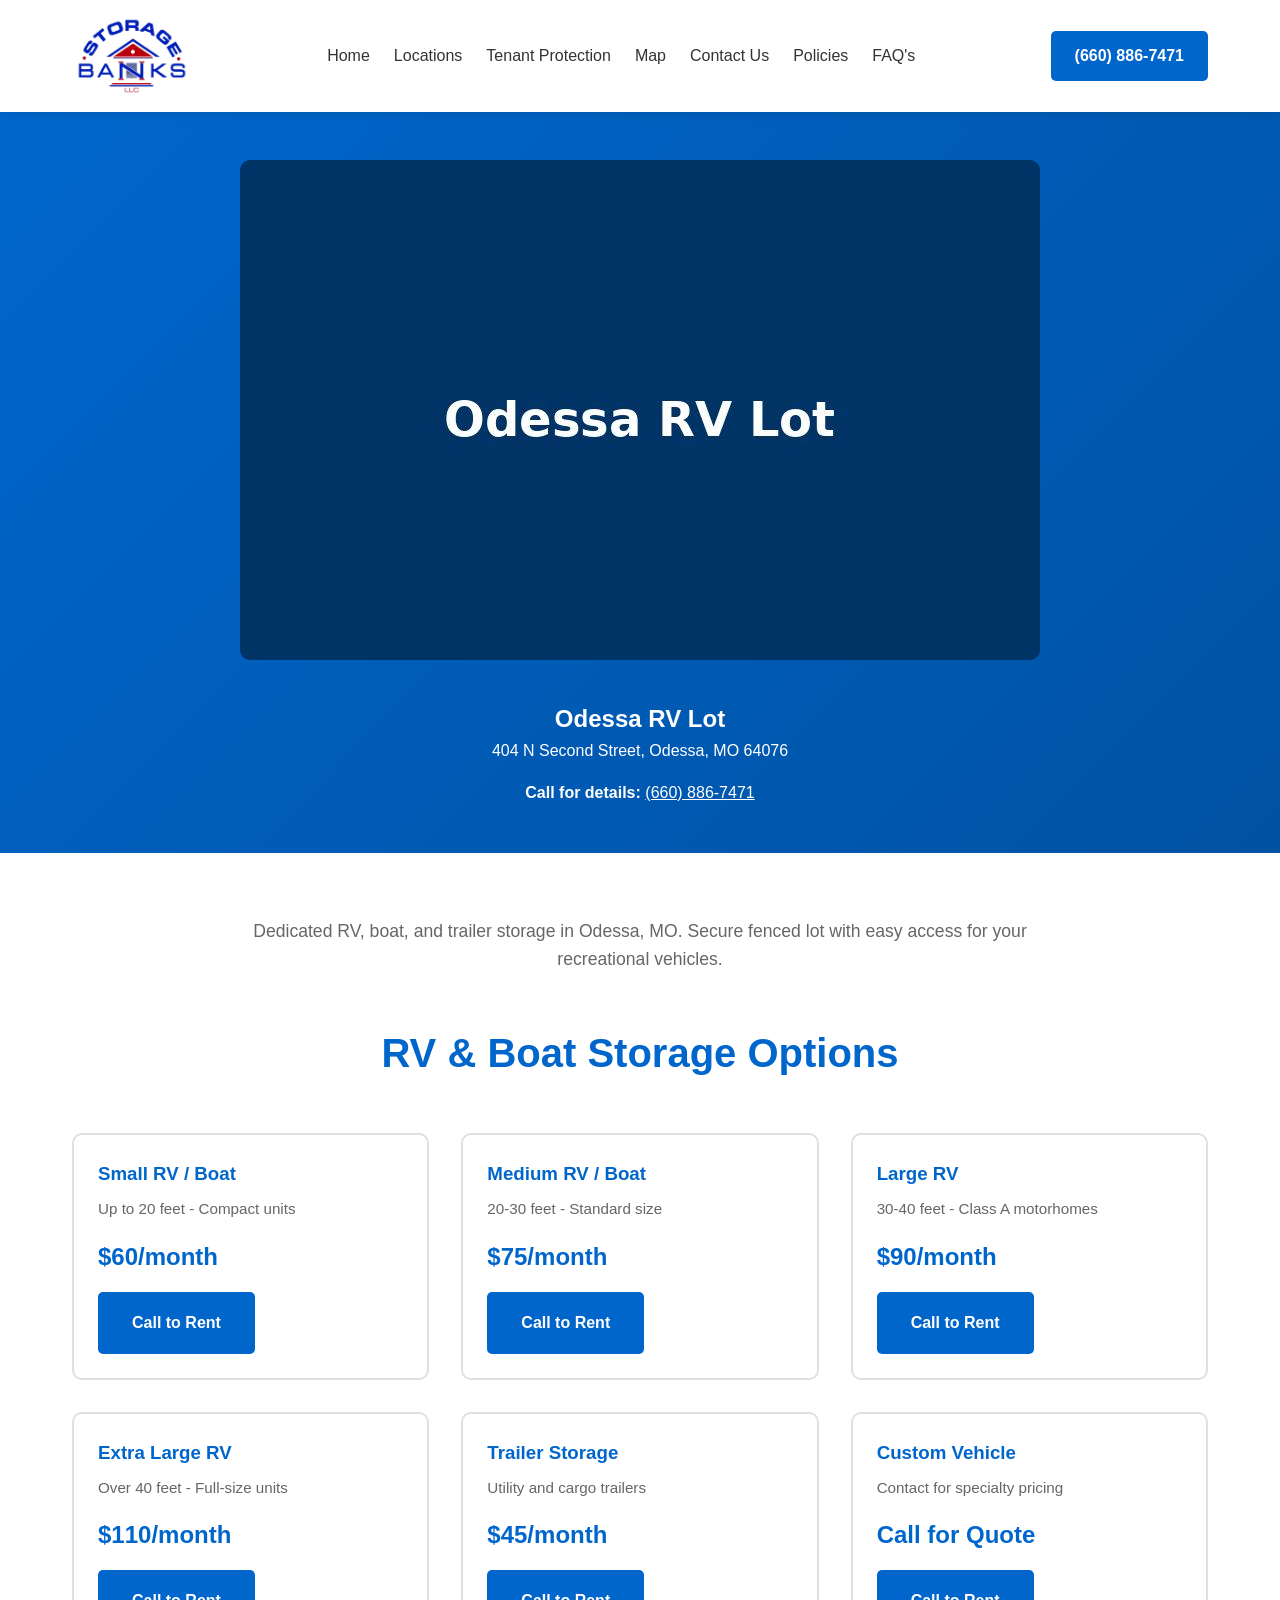
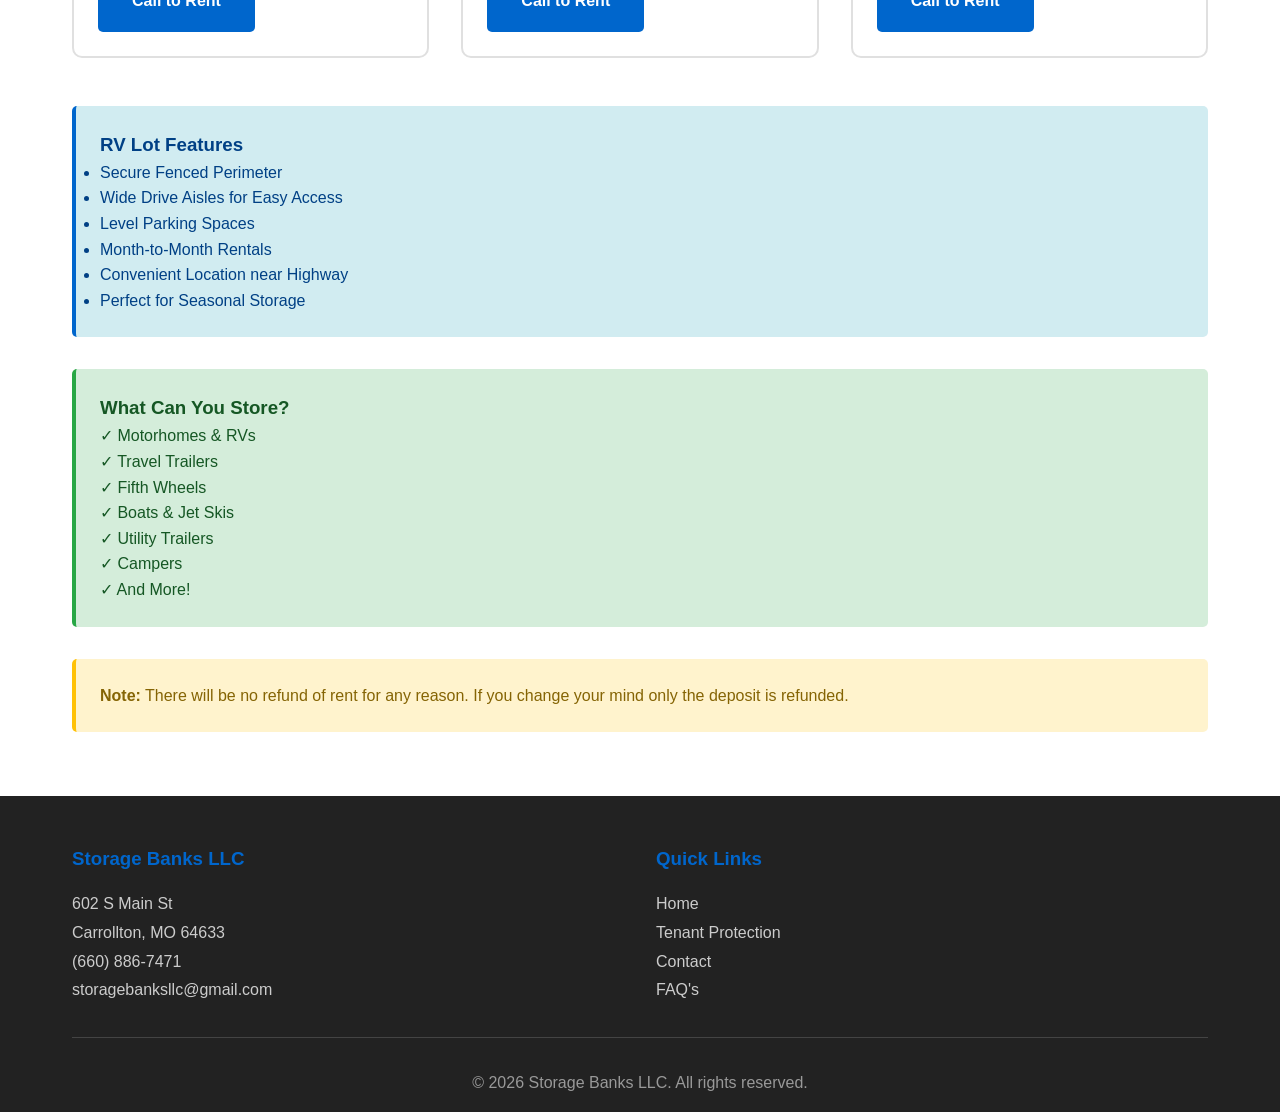
<file: locations/odessa-rv.html>
<!DOCTYPE html>
<html lang="en">
<head>
    <meta charset="UTF-8">
    <meta name="viewport" content="width=device-width, initial-scale=1.0, maximum-scale=5.0">
    <title>Odessa RV Lot - 404 N Second Street | Storage Banks LLC</title>
    <meta name="description" content="RV and boat storage at our Odessa, MO location. Secure outdoor parking for recreational vehicles, boats, and trailers.">
    <link rel="stylesheet" href="../css/style.css">
</head>
<body>
    <header class="header">
        <div class="container">
            <div class="header-content">
                <div class="logo">
                    <a href="../index.html">
                        <img src="../images/storage-banks-logo.png" alt="Storage Banks LLC" class="logo-img">
                    </a>
                </div>
                <button class="mobile-menu-btn" aria-label="Open menu">
                    <span></span><span></span><span></span>
                </button>
                <nav class="nav">
                    <a href="../index.html">Home</a>
                    <a href="../index.html#locations">Locations</a>
                    <a href="../tenant-protection.html">Tenant Protection</a>
                    <a href="../map.html">Map</a>
                    <a href="../contact.html">Contact Us</a>
                    <a href="../policies.html">Policies</a>
                    <a href="../faq.html">FAQ's</a>
                </nav>
                <a href="tel:6608867471" class="phone-btn">(660) 886-7471</a>
            </div>
        </div>
    </header>

    <div class="mobile-menu">
        <button class="close-menu-btn" aria-label="Close menu">&times;</button>
        <nav>
            <a href="../index.html">Home</a>
            <a href="../index.html#locations">Locations</a>
            <a href="../tenant-protection.html">Tenant Protection</a>
            <a href="../map.html">Map</a>
            <a href="../contact.html">Contact Us</a>
            <a href="../policies.html">Policies</a>
            <a href="../faq.html">FAQ's</a>
            <a href="tel:6608867471" class="phone-link">(660) 886-7471</a>
        </nav>
    </div>

    <section class="hero" style="padding: 3rem 0;">
        <div class="container">
            <img src="../images/odessa-rv.jpg" alt="Odessa RV Lot" style="max-width: 100%; height: auto; border-radius: 10px; margin-bottom: 2rem;">
            <h1>Odessa RV Lot</h1>
            <p>404 N Second Street, Odessa, MO 64076</p>
            <p style="margin-top: 1rem;"><strong>Call for details:</strong> <a href="tel:6608867471" style="color: #fff; text-decoration: underline;">(660) 886-7471</a></p>
        </div>
    </section>

    <section style="padding: 4rem 0;">
        <div class="container">
            <p style="text-align: center; max-width: 800px; margin: 0 auto 3rem; font-size: 1.1rem; color: #666;">
                Dedicated RV, boat, and trailer storage in Odessa, MO. Secure fenced lot with easy access for your recreational vehicles.
            </p>

            <h2 class="section-title">RV & Boat Storage Options</h2>
            <div class="units-grid">
                <div class="unit-card">
                    <h3>Small RV / Boat</h3>
                    <p class="unit-details">Up to 20 feet - Compact units</p>
                    <p class="unit-price">$60/month</p>
                    <a href="tel:6608867471" class="btn btn-primary">Call to Rent</a>
                </div>
                <div class="unit-card">
                    <h3>Medium RV / Boat</h3>
                    <p class="unit-details">20-30 feet - Standard size</p>
                    <p class="unit-price">$75/month</p>
                    <a href="tel:6608867471" class="btn btn-primary">Call to Rent</a>
                </div>
                <div class="unit-card">
                    <h3>Large RV</h3>
                    <p class="unit-details">30-40 feet - Class A motorhomes</p>
                    <p class="unit-price">$90/month</p>
                    <a href="tel:6608867471" class="btn btn-primary">Call to Rent</a>
                </div>
                <div class="unit-card">
                    <h3>Extra Large RV</h3>
                    <p class="unit-details">Over 40 feet - Full-size units</p>
                    <p class="unit-price">$110/month</p>
                    <a href="tel:6608867471" class="btn btn-primary">Call to Rent</a>
                </div>
                <div class="unit-card">
                    <h3>Trailer Storage</h3>
                    <p class="unit-details">Utility and cargo trailers</p>
                    <p class="unit-price">$45/month</p>
                    <a href="tel:6608867471" class="btn btn-primary">Call to Rent</a>
                </div>
                <div class="unit-card">
                    <h3>Custom Vehicle</h3>
                    <p class="unit-details">Contact for specialty pricing</p>
                    <p class="unit-price">Call for Quote</p>
                    <a href="tel:6608867471" class="btn btn-primary">Call to Rent</a>
                </div>
            </div>

            <div style="background: #d1ecf1; border-left: 4px solid #0066cc; padding: 1.5rem; margin-top: 3rem; border-radius: 5px;">
                <h3 style="color: #004085; margin-top: 0;">RV Lot Features</h3>
                <ul style="color: #004085; margin: 0;">
                    <li>Secure Fenced Perimeter</li>
                    <li>Wide Drive Aisles for Easy Access</li>
                    <li>Level Parking Spaces</li>
                    <li>Month-to-Month Rentals</li>
                    <li>Convenient Location near Highway</li>
                    <li>Perfect for Seasonal Storage</li>
                </ul>
            </div>

            <div style="background: #d4edda; border-left: 4px solid #28a745; padding: 1.5rem; margin-top: 2rem; border-radius: 5px;">
                <h3 style="color: #155724; margin-top: 0;">What Can You Store?</h3>
                <p style="color: #155724; margin: 0;">
                    ✓ Motorhomes & RVs<br>
                    ✓ Travel Trailers<br>
                    ✓ Fifth Wheels<br>
                    ✓ Boats & Jet Skis<br>
                    ✓ Utility Trailers<br>
                    ✓ Campers<br>
                    ✓ And More!
                </p>
            </div>

            <div style="background: #fff3cd; border-left: 4px solid #ffc107; padding: 1.5rem; margin-top: 2rem; border-radius: 5px;">
                <p style="color: #856404; margin: 0;"><strong>Note:</strong> There will be no refund of rent for any reason. If you change your mind only the deposit is refunded.</p>
            </div>
        </div>
    </section>

    <footer class="footer">
        <div class="container">
            <div class="footer-content">
                <div class="footer-col">
                    <h3>Storage Banks LLC</h3>
                    <p>602 S Main St<br>Carrollton, MO 64633</p>
                    <p><a href="tel:6608867471">(660) 886-7471</a></p>
                    <p><a href="mailto:storagebanksllc@gmail.com">storagebanksllc@gmail.com</a></p>
                </div>
                <div class="footer-col">
                    <h3>Quick Links</h3>
                    <ul>
                        <li><a href="../index.html">Home</a></li>
                        <li><a href="../tenant-protection.html">Tenant Protection</a></li>
                        <li><a href="../contact.html">Contact</a></li>
                        <li><a href="../faq.html">FAQ's</a></li>
                    </ul>
                </div>
            </div>
            <div class="footer-bottom">
                <p>&copy; 2026 Storage Banks LLC. All rights reserved.</p>
            </div>
        </div>
    </footer>

    <script src="../js/main.js"></script>
</body>
</html>
</file>
<file: css/style.css>
/* Reset and Base Styles */
* {
    margin: 0;
    padding: 0;
    box-sizing: border-box;
}

html {
    overflow-x: hidden;
    width: 100%;
    scroll-behavior: smooth;
}

body {
    font-family: 'Segoe UI', Tahoma, Geneva, Verdana, sans-serif;
    line-height: 1.6;
    color: #333;
    overflow-x: hidden;
    width: 100%;
}

img {
    max-width: 100%;
    height: auto;
}

.container {
    max-width: 1200px;
    margin: 0 auto;
    padding: 0 2rem;
    overflow-x: hidden;
}

/* Header */
.header {
    background: #fff;
    box-shadow: 0 2px 10px rgba(0,0,0,0.1);
    position: sticky;
    top: 0;
    z-index: 1000;
}

.header-content {
    display: flex;
    justify-content: space-between;
    align-items: center;
    padding: 1rem 0;
    gap: 2rem;
}

.logo a {
    display: block;
    line-height: 0;
}

.logo-img {
    height: 80px;
    width: auto;
    max-width: 300px;
    object-fit: contain;
}

.logo h1 {
    color: #0066cc;
    font-size: 1.5rem;
}

.nav {
    display: flex;
    gap: 1.5rem;
    align-items: center;
}

.nav a {
    color: #333;
    text-decoration: none;
    font-weight: 500;
    transition: color 0.3s;
}

.nav a:hover {
    color: #0066cc;
}

.phone-btn {
    background: #0066cc;
    color: #fff;
    padding: 0.75rem 1.5rem;
    border-radius: 5px;
    text-decoration: none;
    font-weight: 600;
    transition: background 0.3s;
}

.phone-btn:hover {
    background: #0052a3;
}

.mobile-menu-btn {
    display: none;
    flex-direction: column;
    gap: 5px;
    background: none;
    border: none;
    cursor: pointer;
}

.mobile-menu-btn span {
    width: 25px;
    height: 3px;
    background: #333;
    transition: 0.3s;
}

.mobile-menu {
    position: fixed;
    top: 0;
    right: -100%;
    width: 300px;
    height: 100vh;
    background: #fff;
    box-shadow: -2px 0 10px rgba(0,0,0,0.1);
    transition: right 0.3s;
    z-index: 2000;
    padding: 2rem;
}

.mobile-menu.open {
    right: 0;
}

.close-menu-btn {
    position: absolute;
    top: 1rem;
    right: 1rem;
    background: none;
    border: none;
    font-size: 2rem;
    cursor: pointer;
    color: #333;
}

.mobile-menu nav {
    display: flex;
    flex-direction: column;
    gap: 1.5rem;
    margin-top: 3rem;
}

.mobile-menu nav a {
    color: #333;
    text-decoration: none;
    font-weight: 500;
    font-size: 1.1rem;
}

.mobile-menu .phone-link {
    color: #0066cc;
    font-weight: 600;
}

/* Hero Section */
.hero {
    background: linear-gradient(135deg, #0066cc 0%, #0052a3 100%);
    color: #fff;
    padding: 5rem 0;
    text-align: center;
}

.hero-content h2 {
    font-size: clamp(2rem, 5vw, 3rem);
    margin-bottom: 1rem;
}

.hero-content p {
    font-size: 1.25rem;
    margin-bottom: 2rem;
    opacity: 0.95;
}

.hero-buttons {
    display: flex;
    gap: 1rem;
    justify-content: center;
    flex-wrap: wrap;
}

/* Buttons */
.btn {
    display: inline-block;
    padding: 1rem 2rem;
    border-radius: 5px;
    text-decoration: none;
    font-weight: 600;
    transition: all 0.3s;
    cursor: pointer;
    border: 2px solid transparent;
}

.btn-primary {
    background: #0066cc;
    color: #fff;
}

.btn-primary:hover {
    background: #0052a3;
    transform: translateY(-2px);
    box-shadow: 0 4px 12px rgba(0,102,204,0.3);
}

.btn-secondary {
    background: transparent;
    color: #fff;
    border-color: #fff;
}

.btn-secondary:hover {
    background: #fff;
    color: #0066cc;
}

/* Sections */
section {
    padding: 4rem 0;
    overflow-x: hidden;
}

.section-title {
    text-align: center;
    font-size: clamp(2rem, 4vw, 2.5rem);
    margin-bottom: 3rem;
    color: #0066cc;
}

/* Locations Grid */
.locations-section {
    background: #f8f9fa;
}

.locations-grid {
    display: grid;
    grid-template-columns: repeat(auto-fit, minmax(280px, 1fr));
    gap: 2rem;
}

.location-card {
    background: #fff;
    padding: 0;
    border-radius: 10px;
    box-shadow: 0 4px 15px rgba(0,0,0,0.1);
    text-align: center;
    transition: transform 0.3s;
    overflow: hidden;
}

.location-card:hover {
    transform: translateY(-5px);
    box-shadow: 0 6px 20px rgba(0,0,0,0.15);
}

.location-img {
    width: 100%;
    height: 200px;
    object-fit: cover;
    display: block;
}

.location-card h3 {
    color: #0066cc;
    margin: 1.5rem 0 1rem;
    font-size: 1.5rem;
    padding: 0 2rem;
}

.location-card .address {
    color: #666;
    margin-bottom: 1.5rem;
    font-size: 1rem;
    padding: 0 2rem;
}

.location-card .btn {
    margin-bottom: 2rem;
}

/* Features Grid */
.features-grid {
    display: grid;
    grid-template-columns: repeat(auto-fit, minmax(250px, 1fr));
    gap: 2rem;
}

.feature-card {
    text-align: center;
    padding: 2rem;
}

.feature-icon {
    font-size: 3rem;
    margin-bottom: 1rem;
}

.feature-card h3 {
    color: #0066cc;
    margin-bottom: 1rem;
}

.feature-card p {
    color: #666;
    line-height: 1.8;
}

/* Benefits Section */
.benefits-section {
    background: #f8f9fa;
}

.benefits-list {
    display: grid;
    grid-template-columns: repeat(auto-fit, minmax(250px, 1fr));
    gap: 1.5rem;
}

.benefit-item {
    display: flex;
    align-items: center;
    gap: 1rem;
    background: #fff;
    padding: 1.5rem;
    border-radius: 8px;
    box-shadow: 0 2px 10px rgba(0,0,0,0.05);
}

.benefit-icon {
    color: #0066cc;
    font-size: 1.5rem;
    font-weight: bold;
}

/* CTA Section */
.cta-section {
    background: linear-gradient(135deg, #0066cc 0%, #0052a3 100%);
    color: #fff;
    text-align: center;
}

.cta-section h2 {
    font-size: clamp(2rem, 4vw, 2.5rem);
    margin-bottom: 1rem;
}

.cta-section p {
    font-size: 1.25rem;
    margin-bottom: 2rem;
    opacity: 0.95;
}

.cta-buttons {
    display: flex;
    gap: 1rem;
    justify-content: center;
    flex-wrap: wrap;
}

/* Footer */
.footer {
    background: #222;
    color: #fff;
    padding: 3rem 0 1rem;
}

.footer-content {
    display: grid;
    grid-template-columns: repeat(auto-fit, minmax(200px, 1fr));
    gap: 2rem;
    margin-bottom: 2rem;
}

.footer-col h3 {
    color: #0066cc;
    margin-bottom: 1rem;
}

.footer-col p, .footer-col ul {
    color: #ccc;
    line-height: 1.8;
}

.footer-col ul {
    list-style: none;
}

.footer-col a {
    color: #ccc;
    text-decoration: none;
    transition: color 0.3s;
}

.footer-col a:hover {
    color: #0066cc;
}

.footer-bottom {
    text-align: center;
    padding-top: 2rem;
    border-top: 1px solid #444;
    color: #999;
}

/* Responsive */
@media (max-width: 768px) {
    html, body {
        overflow-x: hidden;
        max-width: 100vw;
    }

    .container {
        padding: 0 1rem;
    }

    section {
        padding: 2rem 0;
    }

    .nav, .phone-btn {
        display: none;
    }

    .mobile-menu-btn {
        display: flex;
    }

    .header-content {
        gap: 1rem;
    }

    .logo-img {
        height: 60px;
        max-width: 220px;
    }

    .hero-buttons,
    .cta-buttons {
        flex-direction: column;
    }

    .btn {
        width: 100%;
        text-align: center;
    }

    .locations-grid,
    .features-grid,
    .benefits-list {
        grid-template-columns: 1fr;
    }

    .footer-content {
        grid-template-columns: 1fr;
    }
}

/* Form Styles */
.form-group {
    margin-bottom: 1.5rem;
}

.form-label {
    display: block;
    margin-bottom: 0.5rem;
    font-weight: 500;
    color: #333;
}

.form-control {
    width: 100%;
    padding: 0.75rem 1rem;
    border: 2px solid #ddd;
    border-radius: 5px;
    font-size: 1rem;
    transition: border-color 0.3s;
}

.form-control:focus {
    outline: none;
    border-color: #0066cc;
}

textarea.form-control {
    min-height: 150px;
    resize: vertical;
}

/* Unit Grid */
.units-grid {
    display: grid;
    grid-template-columns: repeat(auto-fill, minmax(280px, 1fr));
    gap: 2rem;
    margin-top: 2rem;
}

.unit-card {
    background: #fff;
    border: 2px solid #e0e0e0;
    border-radius: 10px;
    padding: 1.5rem;
    transition: all 0.3s;
}

.unit-card:hover {
    border-color: #0066cc;
    box-shadow: 0 4px 15px rgba(0,102,204,0.1);
}

.unit-card h3 {
    color: #0066cc;
    margin-bottom: 0.5rem;
}

.unit-price {
    font-size: 1.5rem;
    font-weight: bold;
    color: #0066cc;
    margin: 1rem 0;
}

.unit-details {
    color: #666;
    margin-bottom: 1rem;
    font-size: 0.95rem;
}
</file>
